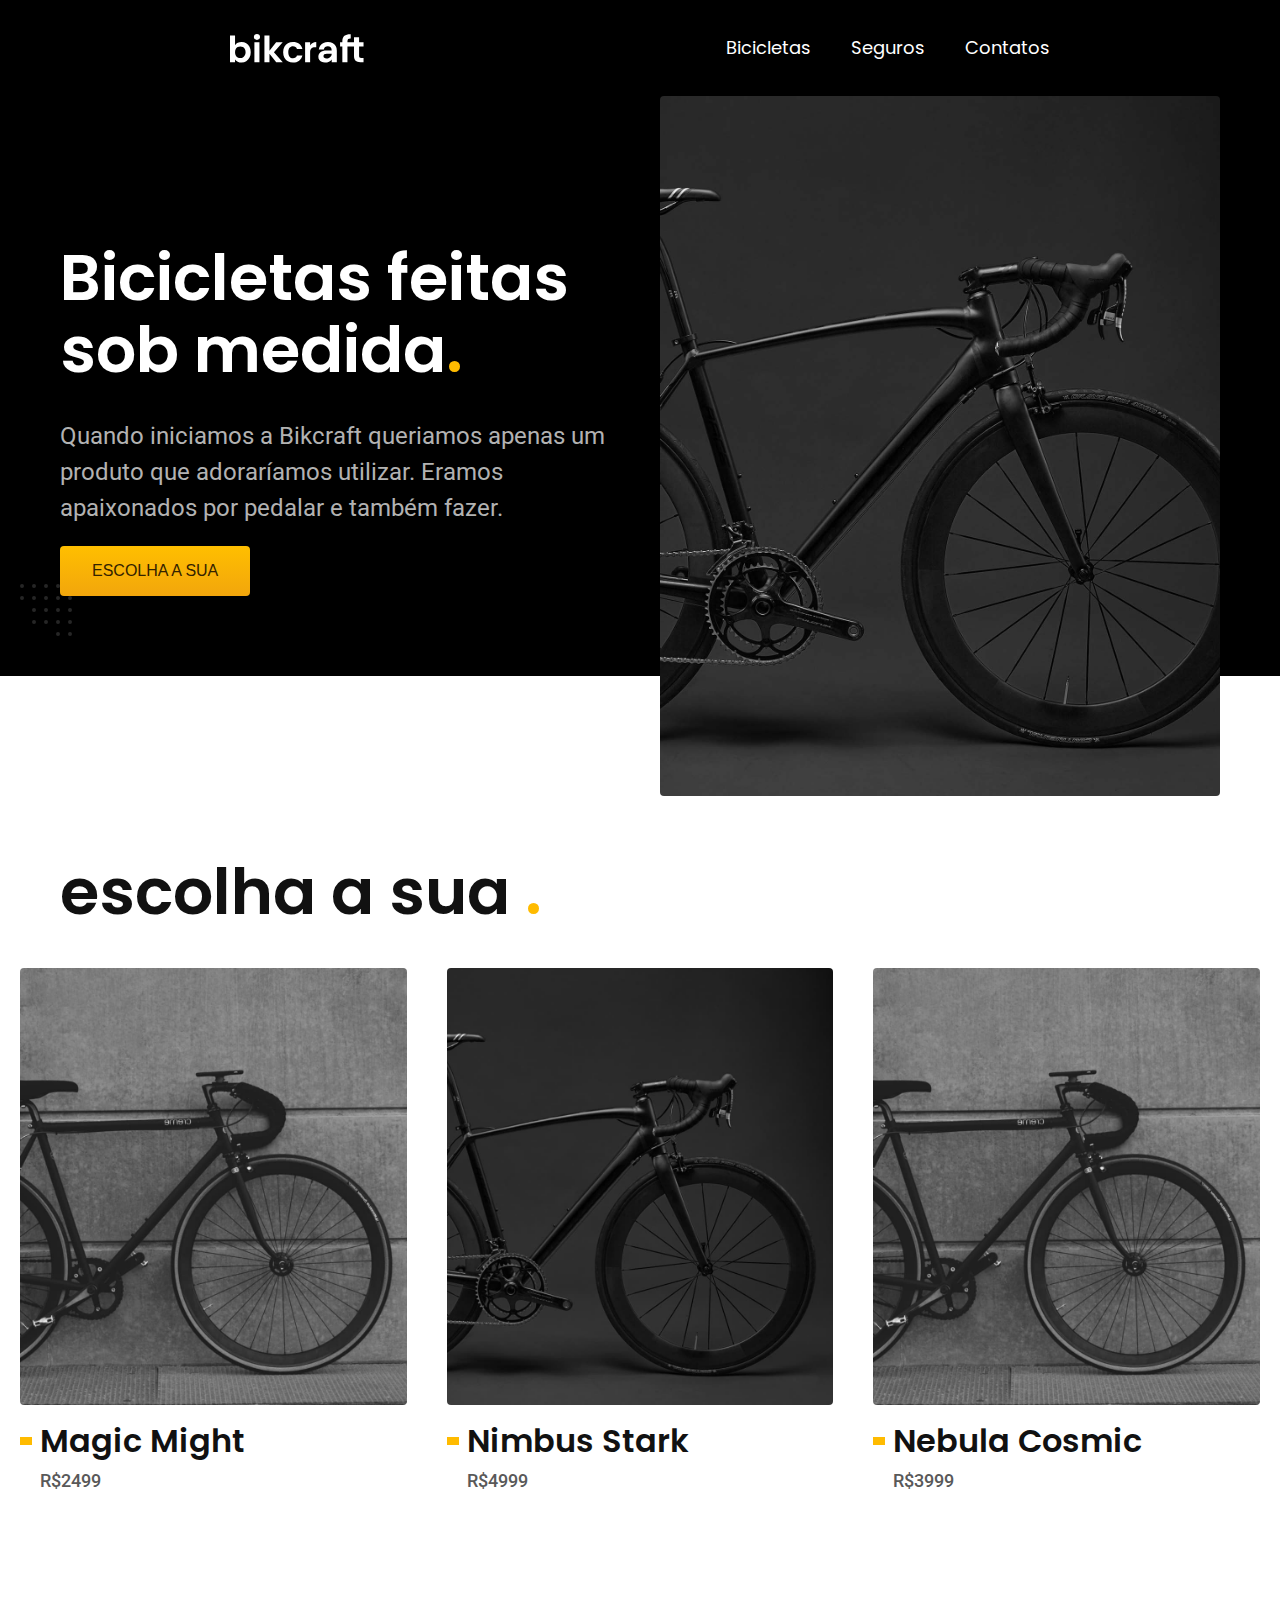
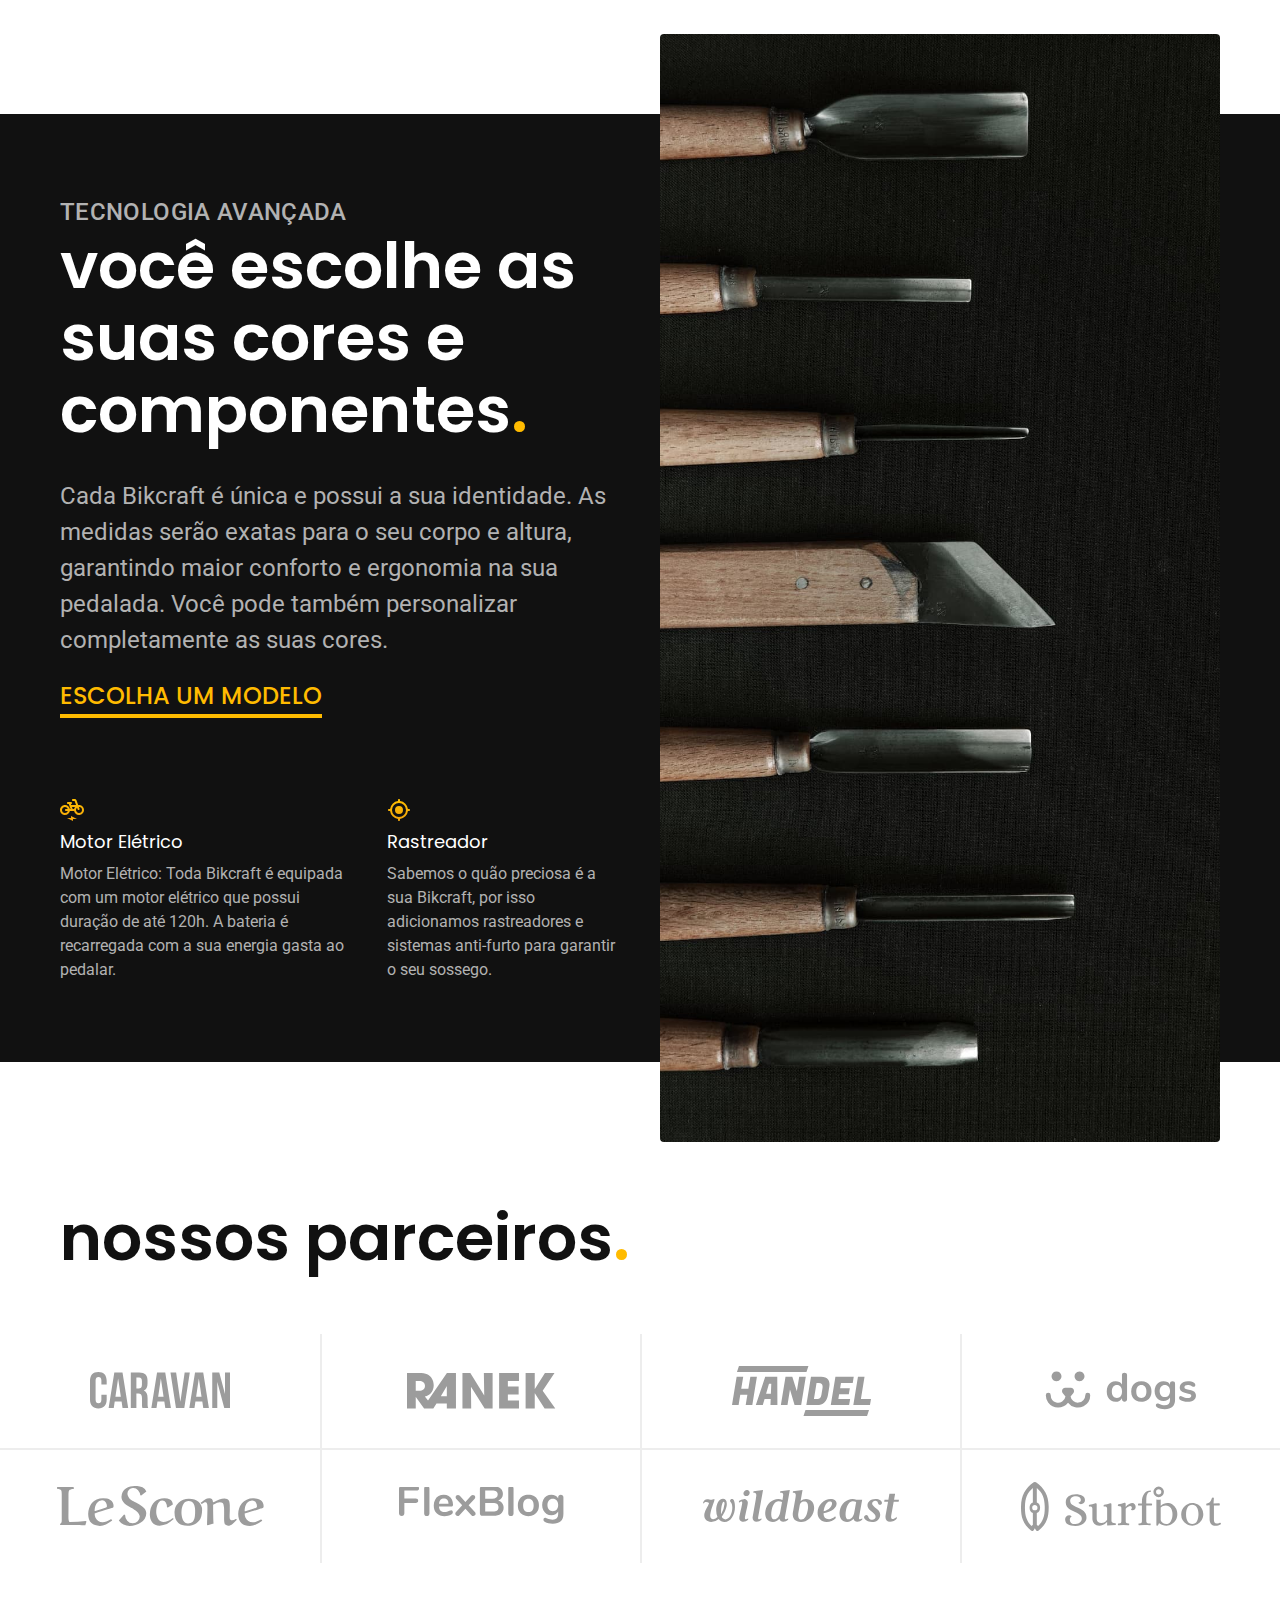
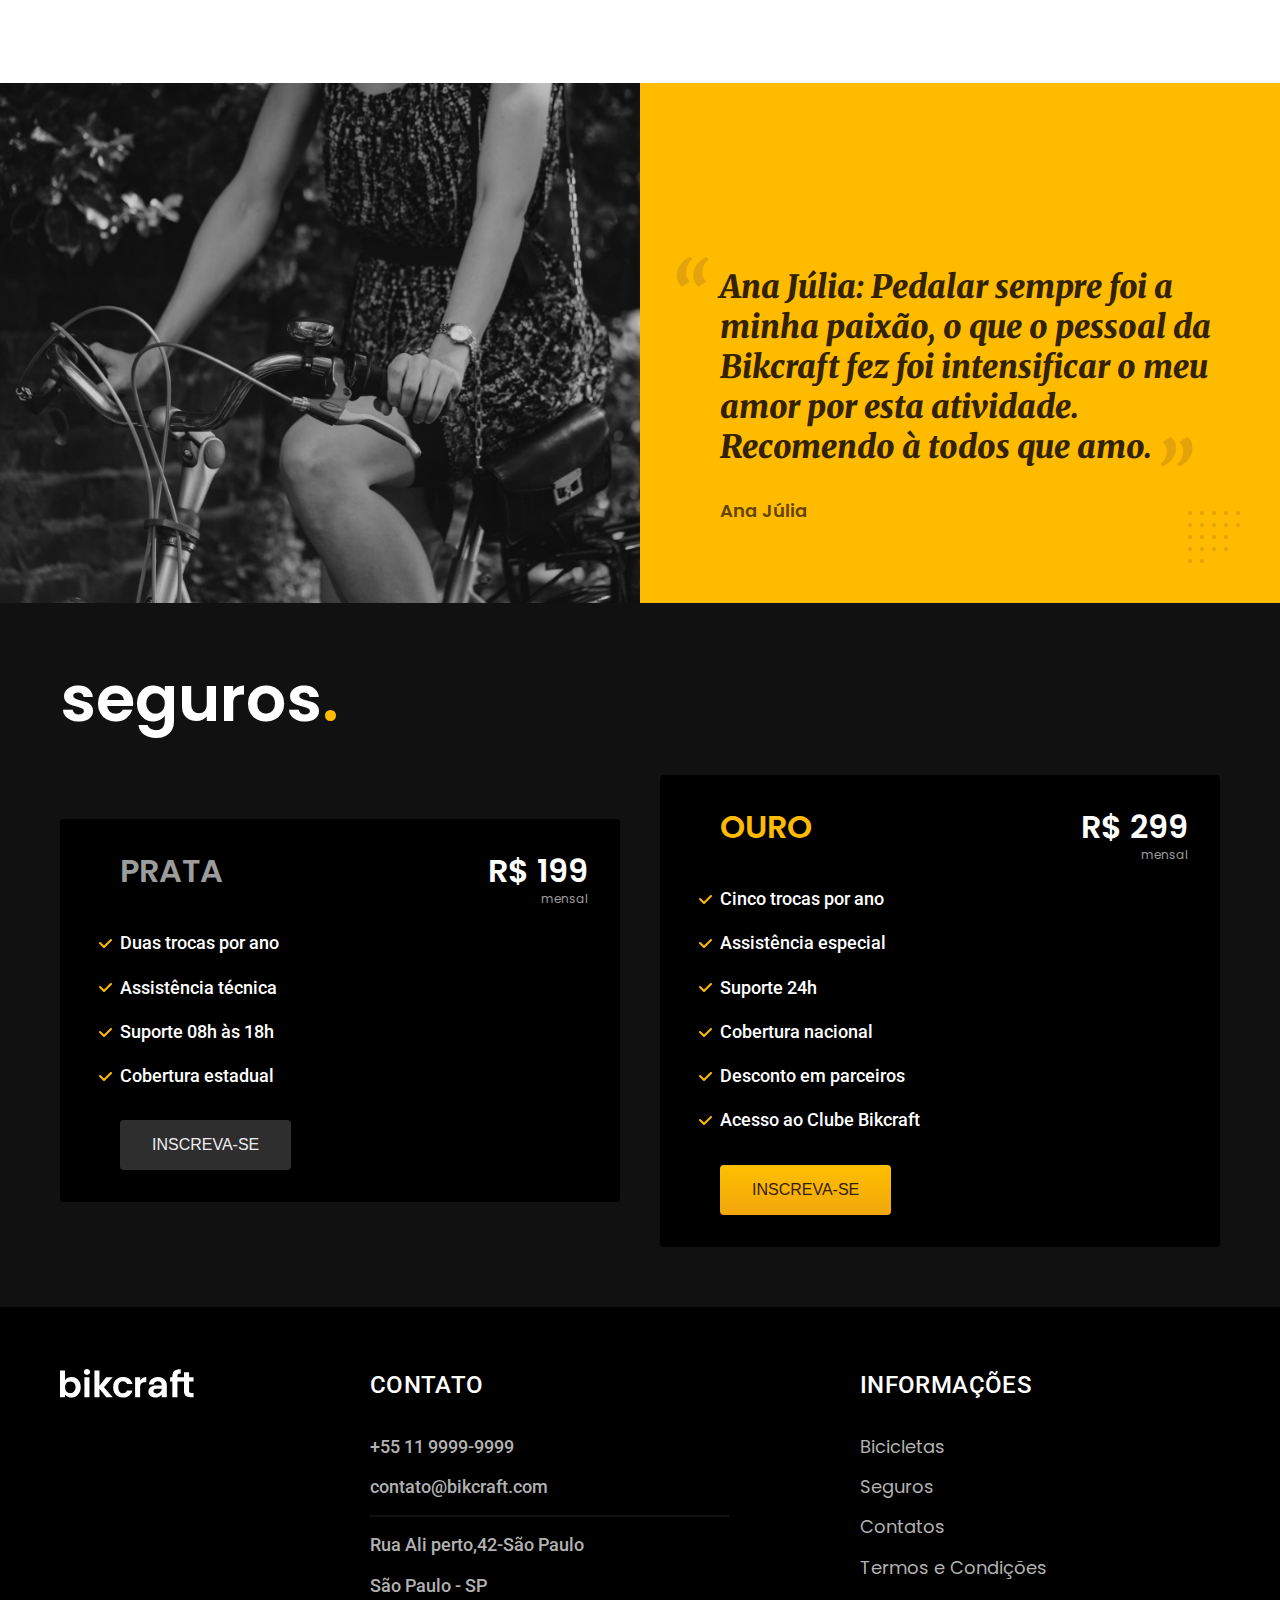
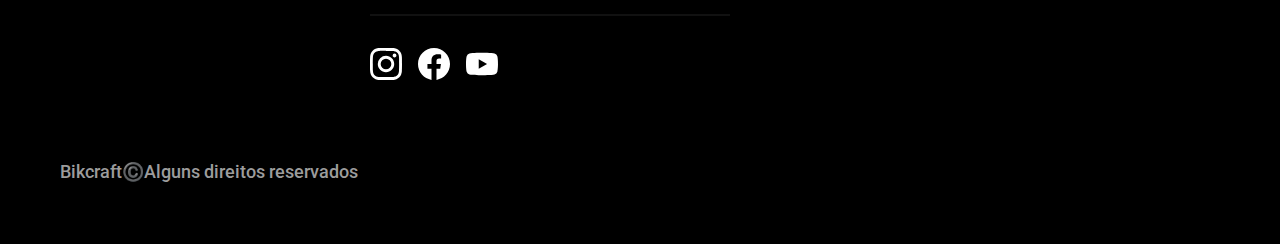
<file: index.html>
<!DOCTYPE html>
<html lang="pt-br">

<head>
  <meta charset="UTF-8">
  <meta http-equiv="X-UA-Compatible" content="IE=edge">
  <meta name="viewport" content="width=device-width, initial-scale=1.0">
  <title>Bikcraft-Bicicletas Elétricas</title>
  <meta name="description" content="Bicicletas elétricas de alta precisão e qualidade,  feitas sob medida para o cliente. Explore o mundo na sua velocidade com a Bikcraft.">
  <link rel="stylesheet" href="./css/style.min.css">
  <link rel="preload" href="./css/style.min.css" as="style">
  <link rel="icon" href="./favicon.svg" type="img/svg+xml">


  <link rel="preconnect" href="https://fonts.googleapis.com">
  <link rel="preconnect" href="https://fonts.gstatic.com" crossorigin>
  <link href="https://fonts.googleapis.com/css2?family=Fira+Sans:wght@400;700&family=Poppins:wght@400;600&family=Roboto:wght@400;500&display=swap" rel="stylesheet">
  <link rel="preconnect" href="https://fonts.googleapis.com">
  <link rel="preconnect" href="https://fonts.gstatic.com" crossorigin>
  <link href="https://fonts.googleapis.com/css2?family=Fira+Sans:wght@400;700&family=Merriweather:ital,wght@1,900&family=Poppins:wght@400;600&family=Roboto:wght@400;500&display=swap" rel="stylesheet">

  <script>document.documentElement.classList.add('js')</script>
</head>

<body>
  <header class="header-bg">
    <div class="header container">
      <a href="./">
        <img src="./img/bikcraft.svg" width="136" height="32" alt="Bikcraft"></a>
      <nav aria-label="primaria">
        <ul class="header-menu font-1-m cor-0">
          <li><a href="./bicicletas.html">Bicicletas</a></li>
          <li><a href="./seguros.html">Seguros</a></li>
          <li><a href="./contatos.html">Contatos</a></li>
        </ul>
      </nav>
    </div>
  </header>
  <main class="introducao-bg">
    <div class="introducao container">
      <div class="introducao-conteudo">
        <h1 class="font-1-xxl cor-0 fadeInLeft" data-anime="200">Bicicletas feitas sob medida<span class="cor-p1">.</span></h1>
        <p class="font-2-l cor-5 fadeInLeft" data-anime="400">Quando iniciamos a Bikcraft queriamos apenas um produto que adoraríamos utilizar. Eramos apaixonados por pedalar e também fazer.</p>
        <a class="botao fadeInLeft" href="./bicicletas.html" data-anime="600">Escolha a sua</a>
      </div>
      <picture class="fadeInLeft" data-anime="800">
        <source media="(max-width:800px)" srcset="./img/bicicletas/nimbus.jpg">
        <img src="./img/fotos/introducao.jpg" width="1280" height="1600" alt="Bicicleta elétrica preta">
      </picture>

    </div>
  </main>
  <article class="bicicletas-lista">
    <h2 class=" container font-1-xxl">escolha a sua <span class="cor-p1">.</span></h2>

    <ul>

      <li>
        <a href="./bicicletas/magic.html">
          <img src="./img/bicicletas/magic-home.jpg" width="920" height="1040" alt="Bicicleta preta">
          <h3 class="font-1-xl">Magic Might</h3>
          <span class="font-2-m cor-8">R$2499</span>
        </a>
      </li>
      <li>
        <a href="./bicicletas/Ninbus.html">
          <img src="./img/bicicletas/nimbus-home.jpg" width="920" height="1040" alt="Bicicleta preta">

          <h3 class="font-1-xl">Nimbus Stark</h3>
          <span class="font-2-m cor-8">R$4999</span>
        </a>
      </li>
      <li>
        <a href="./bicicletas/Nebula.html" alt="Bicicleta preta">
          <img src="./img/bicicletas/magic-home.jpg" alt="Bicicleta preta" width="920" height="1040">
          <h3 class="font-1-xl">Nebula Cosmic</h3>
          <span class="font-2-m cor-8">R$3999</span>
        </a>

      </li>
    </ul>
  </article>
  <article class="tecnologia-bg">
    <div class="tecnologia container">
      <div class="tecnologia-conteudo">
        <span class="font-2-l-b cor-5">Tecnologia Avançada</span>
        <h2 class="font-1-xxl cor-0">você escolhe as suas cores e componentes<span class="cor-p1">.</span></h2>
        <p class="font-2-l cor-5">Cada Bikcraft é única e possui a sua identidade. As medidas serão exatas para o seu corpo e altura, garantindo maior conforto e ergonomia na sua pedalada. Você pode também personalizar completamente as suas cores.
        </p>
        <a class="link" href="./bicicletas.html">Escolha um modelo</a>
        <div class="tecnologia-vantagens">
          <div>
            <img src="./img/icones/eletrica.svg" alt="">
            <h3 class="font-1-m cor-0">Motor Elétrico</h3>
            <p class="font-2-s cor-5">Motor Elétrico: Toda Bikcraft é equipada com um motor elétrico que possui duração de até 120h. A bateria é recarregada com a sua energia gasta ao pedalar.</p>
          </div>
          <div>
            <img src="./img/icones/rastreador.svg" alt="">
            <h3 class="font-1-m cor-0">Rastreador</h3>
            <p class="font-2-s cor-5">Sabemos o quão preciosa é a sua Bikcraft, por isso adicionamos rastreadores e sistemas anti-furto para garantir o seu sossego.</p>

          </div>
        </div>
      </div>

      <div class="tecnologia-imagem">
        <img src="./img/fotos/tecnologia.jpg" alt="">
      </div>
    </div>
  </article>
  <section class="parceiros" aria-label="Nossos parceiros">
    <h2 class=" container font-1-xxl">nossos parceiros<span class="cor-p1">.</span></h2>
    <ul>
      <li><img src="./img/parceiros/caravan.svg" alt=""></li>
      <li><img src="./img/parceiros/ranek.svg" alt=""></li>
      <li><img src="./img/parceiros/handel.svg" alt=""></li>
      <li><img src="./img/parceiros/dogs.svg" alt=""></li>
      <li><img src="./img/parceiros/lescone.svg" alt=""></li>
      <li><img src="./img/parceiros/flexblog.svg" alt=""></li>
      <li><img src="./img/parceiros/wildbeast.svg" alt=""></li>
      <li><img src="./img/parceiros/surfbot.svg" alt=""></li>
    </ul>
  </section>
  <section class="depoimento" aria-label="depoimento">
    <div>
      <img src="./img/fotos/depoimento.jpg" alt="pessoa pedalando uma bicicleta Bikcraft">
    </div>
    <div class="depoimento-conteudo">
      <blockquote class="font-1-xl cor-p5">
        <p>Ana Júlia: Pedalar sempre foi a minha paixão, o que o pessoal da Bikcraft fez foi intensificar o meu amor por esta atividade. Recomendo à todos que amo.
        </p>
      </blockquote>
      <span class="font-1-m-b cor-p4">Ana Júlia</span>
    </div>
  </section>
  <article class="seguros-bg">
    <div class="seguros container">
      <h2 class="font-1-xxl cor-0">seguros<span class="cor-p1">.</span></h2>
      <div class="seguros-item">
        <h3 class="font-1-xl cor-6">PRATA</h3>
        <span class="font-1-xl cor-0">R$ 199 <span class="font-1-xs cor-6">mensal</span></span>
        <ul class="font-2-m cor-0">
          <li>Duas trocas por ano</li>
          <li>Assistência técnica</li>
          <li>Suporte 08h às 18h</li>
          <li>Cobertura estadual</li>
        </ul>
        <a class="botao secundario" href="./orcamento.html">Inscreva-se</a>
      </div>

      <div class="seguros-item">
        <h3 class="font-1-xl cor-p1">OURO</h3>
        <span class="font-1-xl cor-0">R$ 299 <span class="font-1-xs cor-6">mensal</span></span>
        <ul class="font-2-m cor-0">
          <li>Cinco trocas por ano</li>
          <li>Assistência especial</li>
          <li>Suporte 24h</li>
          <li>Cobertura nacional</li>
          <li>Desconto em parceiros</li>
          <li>Acesso ao Clube Bikcraft</li>
        </ul>
        <a class="botao" href="./orcamento.html">Inscreva-se</a>
      </div>
    </div>
  </article>
  <footer class="footer-bg">
    <div class="footer container">
      <img src="./img/bikcraft.svg" alt="Bikcrat">
      <div class="footer-contato">
        <h3 class="font-2-l-b cor-0">Contato</h3>
        <ul class="font-2-m cor-5">
          <li><a href="tel:+55119999-9999">+55 11 9999-9999</a></li>
          <li><a href="mailto">contato@bikcraft.com</a></li>
          <li>Rua Ali perto,42-São Paulo</li>
          <li>São Paulo - SP</li>
        </ul>

        <div class="footer-redes">
          <a href="./"><img src="./img/redes/instagram.svg" w alt="Instagram"></a>
          <a href="./"><img src="./img/redes/facebook.svg" alt="Facebook"></a>
          <a href="./"><img src="./img/redes/youtube.svg" alt="You tube"></a>

        </div>
      </div>
      <div class="footer-informacoes">
        <h3 class="font-2-l-b cor-0"> Informações</h3>
        <nav>
          <ul class="font-1-m cor-5">
            <li><a href="./bicicletas.html">Bicicletas</a></li>
            <li><a href="./seguros.html">Seguros</a></li>
            <li><a href="./contatos.html">Contatos</a></li>
            <li><a href="./termos.html">Termos e Condições</a></li>
          </ul>
        </nav>
      </div>
      <p class="footer-copy font-2-m cor-6">Bikcraft©️Alguns direitos reservados</p>
    </div>
  </footer>
  <script src="./js/simple-anime.js"></script>
  <script src="./js/script.js"></script>
</body>

</html>
</file>
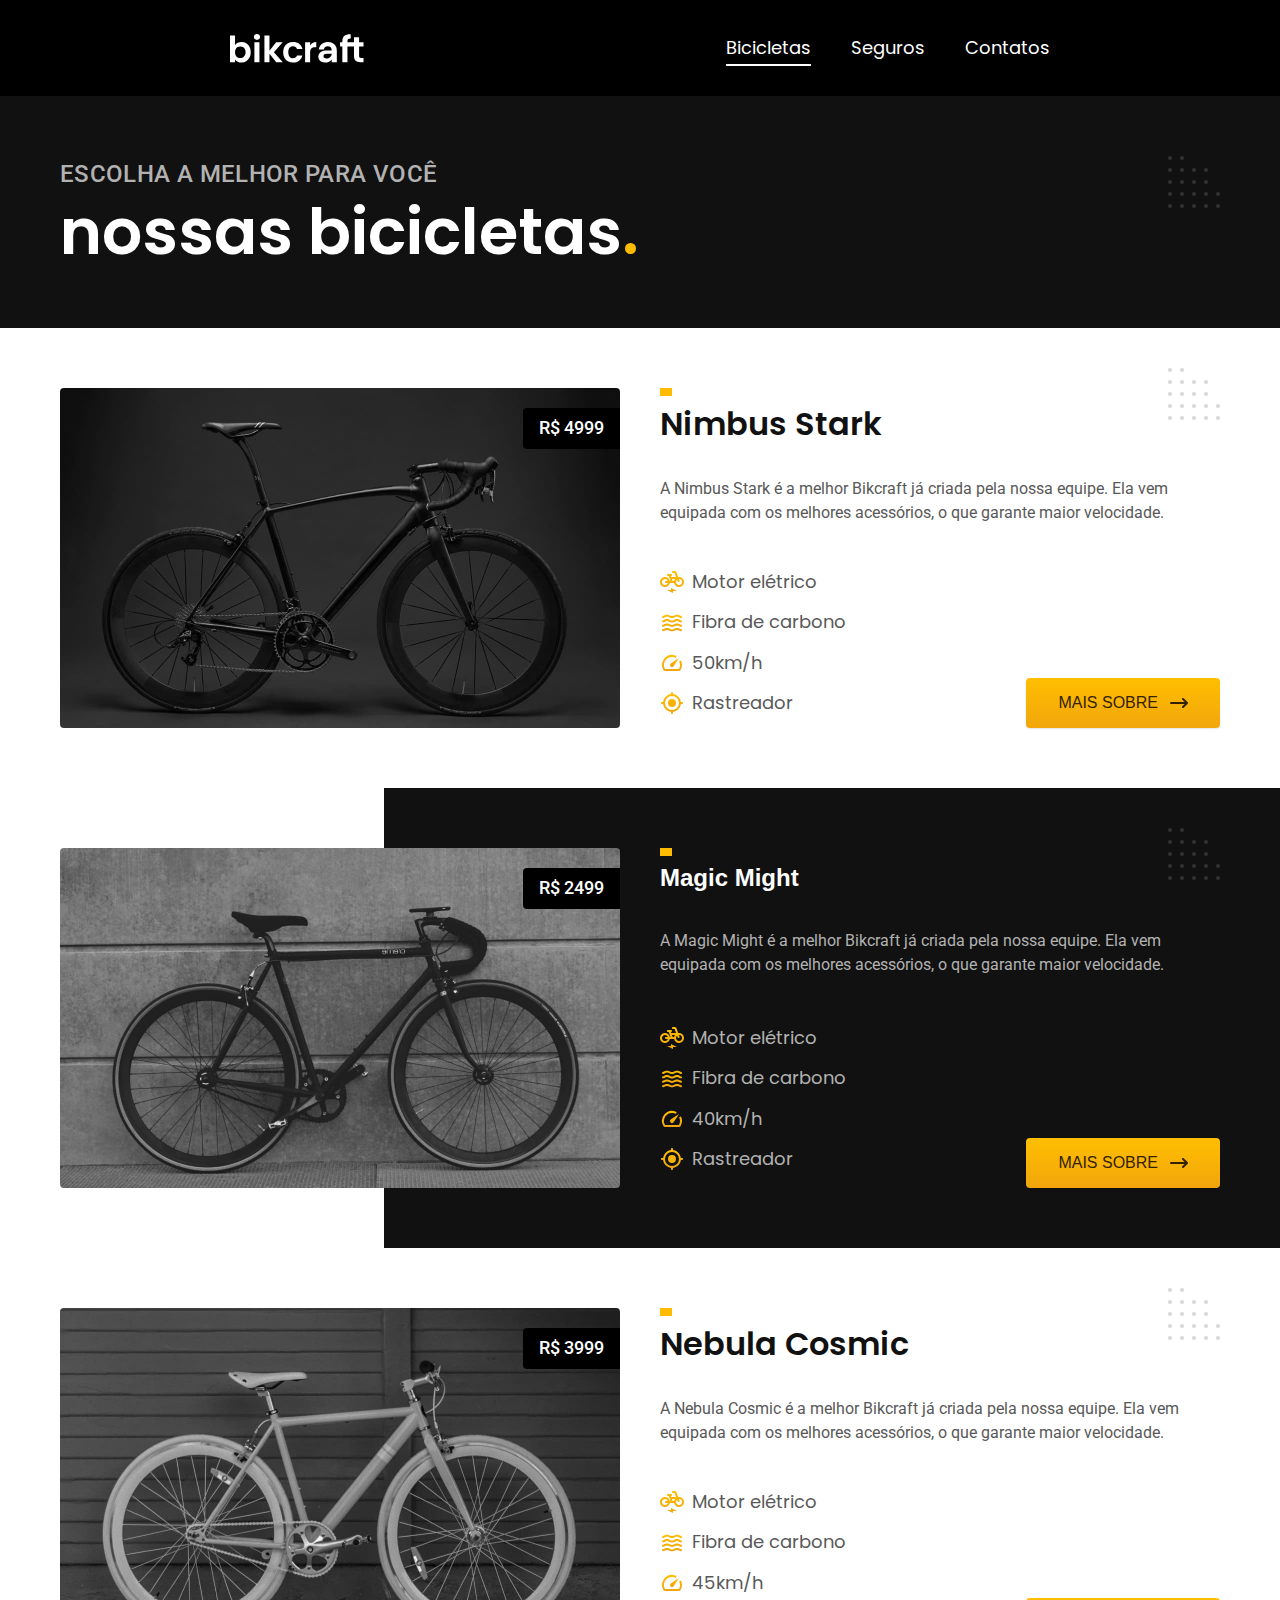
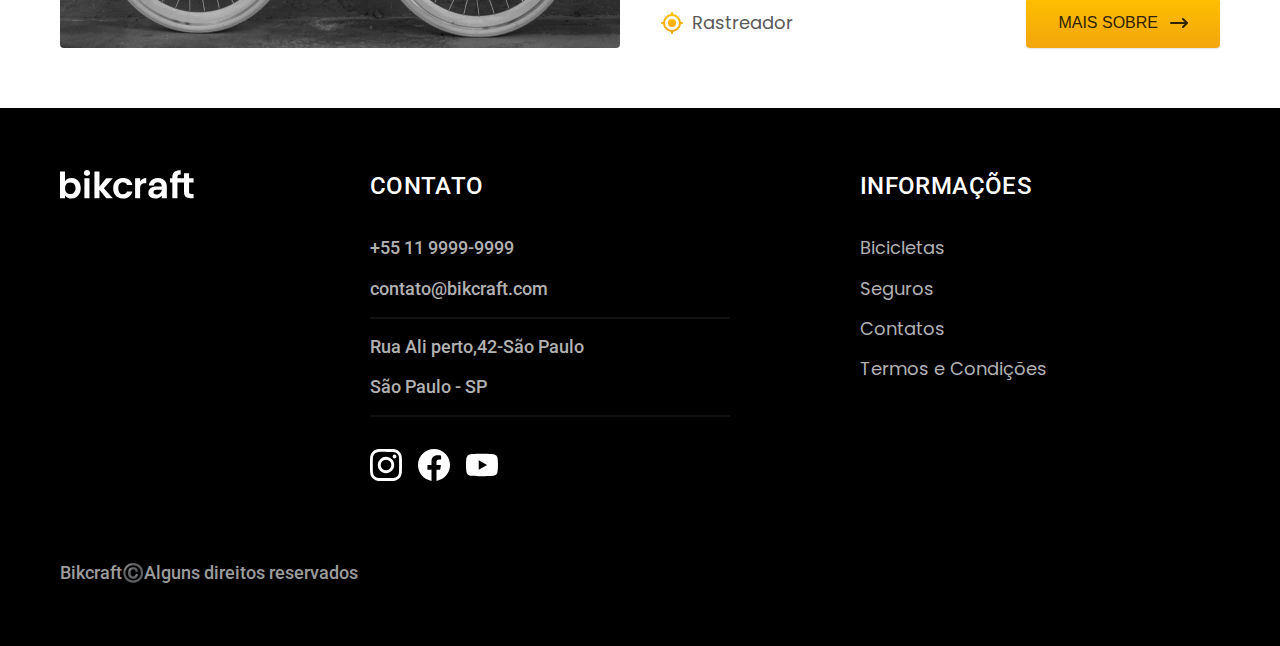
<file: bicicletas.html>
<!DOCTYPE html>
<html lang="pt-br">

<head>
  <meta charset="UTF-8">
  <meta http-equiv="X-UA-Compatible" content="IE=edge">
  <meta name="viewport" content="width=device-width, initial-scale=1.0">
  <title> Bicicletas|Bikcraft</title>
  <meta name="description" content="Termos e condições.">
  <link rel="stylesheet" href="./css/style.min.css">
  <link rel="preload" href="./css/style.min.css" as="style">
  <link rel="icon" href="./favicon.svg" type="img/svg+xml">

  <link rel="preconnect" href="https://fonts.googleapis.com">
  <link rel="preconnect" href="https://fonts.gstatic.com" crossorigin>
  <link href="https://fonts.googleapis.com/css2?family=Fira+Sans:wght@400;700&family=Poppins:wght@400;600&family=Roboto:wght@400;500&display=swap" rel="stylesheet">
  <link rel="preconnect" href="https://fonts.googleapis.com">
  <link rel="preconnect" href="https://fonts.gstatic.com" crossorigin>
  <link href="https://fonts.googleapis.com/css2?family=Fira+Sans:wght@400;700&family=Merriweather:ital,wght@1,900&family=Poppins:wght@400;600&family=Roboto:wght@400;500&display=swap" rel="stylesheet">

  <script>document.documentElement.classList.add('js')</script>
</head>

<body id="bicicletas">
  <header class="header-bg">
    <div class="header container">
      <a href="./">
        <img src="./img/bikcraft.svg" alt="Bikcraft"></a>
      <nav aria-label="primaria">
        <ul class="header-menu font-1-m cor-0">
          <li><a href="./bicicletas.html">Bicicletas</a></li>
          <li><a href="./seguros.html">Seguros</a></li>
          <li><a href="./contatos.html">Contatos</a></li>
        </ul>
      </nav>
    </div>
  </header>
  <main>
    <div class="titulo-bg">
      <div class="titulo container">
        <p class="font-2-l-b cor-5">Escolha a melhor para você</p>
        <h1 class="font-1-xxl cor-0">nossas bicicletas<span class="cor-p1">.</span></h1>
      </div>
    </div>


    <div class="bicicletas container">
      <div class="bicicletas-imagem">
        <img src="./img/bicicletas/nimbus.jpg" alt="bicicleta preta">
        <span class="font-2-m cor-0">R$ 4999</span>
      </div>
      <div class="bicicletas-conteudo">
        <h2 class="font-1-xl">Nimbus Stark</h2>
        <p class="font-2-s cor-8">A Nimbus Stark é a melhor Bikcraft já criada pela nossa equipe. Ela vem equipada com os melhores acessórios, o que garante maior velocidade.</p>
        <ul class="font-1-m cor-8">
          <li><img src="./img/icones/eletrica.svg" alt="">Motor elétrico</li>
          <li><img src="./img/icones/carbono.svg" alt="">Fibra de carbono</li>
          <li><img src="./img/icones/velocidade.svg" alt="">50km/h</li>
          <li><img src="./img/icones/rastreador.svg" alt="">Rastreador</li>
        </ul>
        <a class="botao seta" href="./bicicletas/nimbus.html">Mais sobre</a>

      </div>

    </div>

    <div class="bicicletas-bg">
      <div class="bicicletas container">
        <div class="bicicletas-imagem">
          <img src="./img/bicicletas/magic.jpg" alt="bicicleta preta">
          <span class="font-2-m cor-0">R$ 2499</span>
        </div>
        <div class="bicicletas-conteudo">
          <h2 class="font-1- cor-0">Magic Might </h2>
          <p class="font-2-s cor-5">A Magic Might é a melhor Bikcraft já criada pela nossa equipe. Ela vem equipada com os melhores acessórios, o que garante maior velocidade.</p>
          <ul class="font-1-m cor-5">
            <li><img src="./img/icones/eletrica.svg" alt="">Motor elétrico</li>
            <li><img src="./img/icones/carbono.svg" alt=""> Fibra de carbono</li>
            <li><img src="./img/icones/velocidade.svg" alt=""> 40km/h</li>
            <li><img src="./img/icones/rastreador.svg" alt="">Rastreador</li>
          </ul>
          <a class="botao seta" href="./bicicletas/magic.html">Mais sobre</a>

        </div>

      </div>
    </div>


    <div class="bicicletas container">
      <div class="bicicletas-imagem">
        <img src="./img/bicicletas/nebula.jpg" alt="bicicleta preta">
        <span class="font-2-m cor-0">R$ 3999</span>
      </div>
      <div class="bicicletas-conteudo">
        <h2 class="font-1-xl">Nebula Cosmic</h2>
        <p class="font-2-s cor-8">A Nebula Cosmic é a melhor Bikcraft já criada pela nossa equipe. Ela vem equipada com os melhores acessórios, o que garante maior velocidade.</p>
        <ul class="font-1-m cor-8">
          <li><img src="./img/icones/eletrica.svg" alt="">Motor elétrico</li>
          <li><img src="./img/icones/carbono.svg" alt="">Fibra de carbono</li>
          <li><img src="./img/icones/velocidade.svg" alt="">45km/h</li>
          <li><img src="./img/icones/rastreador.svg" alt="">Rastreador</li>
        </ul>
        <a class="botao seta" href="./bicicletas/nebula.html">Mais sobre</a>

      </div>

    </div>





  </main>



  <footer class="footer-bg">
    <div class="footer container">
      <img src="./img/bikcraft.svg" alt="Bikcrat">
      <div class="footer-contato">
        <h3 class="font-2-l-b cor-0">Contato</h3>
        <ul class="font-2-m cor-5">
          <li><a href="tel:+55119999-9999">+55 11 9999-9999</a></li>
          <li><a href="mailto">contato@bikcraft.com</a></li>
          <li>Rua Ali perto,42-São Paulo</li>
          <li>São Paulo - SP</li>
        </ul>

        <div class="footer-redes">
          <a href="./"><img src="./img/redes/instagram.svg" alt="Instagram"></a>
          <a href="./"><img src="./img/redes/facebook.svg" alt="Facebook"></a>
          <a href="./"><img src="./img/redes/youtube.svg" alt="You tube"></a>

        </div>
      </div>
      <div class="footer-informacoes">
        <h3 class="font-2-l-b cor-0"> Informações</h3>
        <nav>
          <ul class="font-1-m cor-5">
            <li><a href="./bicicletas.html">Bicicletas</a></li>
            <li><a href="./seguros.html">Seguros</a></li>
            <li><a href="./contatos.html">Contatos</a></li>
            <li><a href="./termos.html">Termos e Condições</a></li>
          </ul>
        </nav>
      </div>
      <p class="footer-copy font-2-m cor-6">Bikcraft©️Alguns direitos reservados</p>
    </div>
  </footer>
  <script src="./js/script.js"></script>
</body>

</html>
</file>
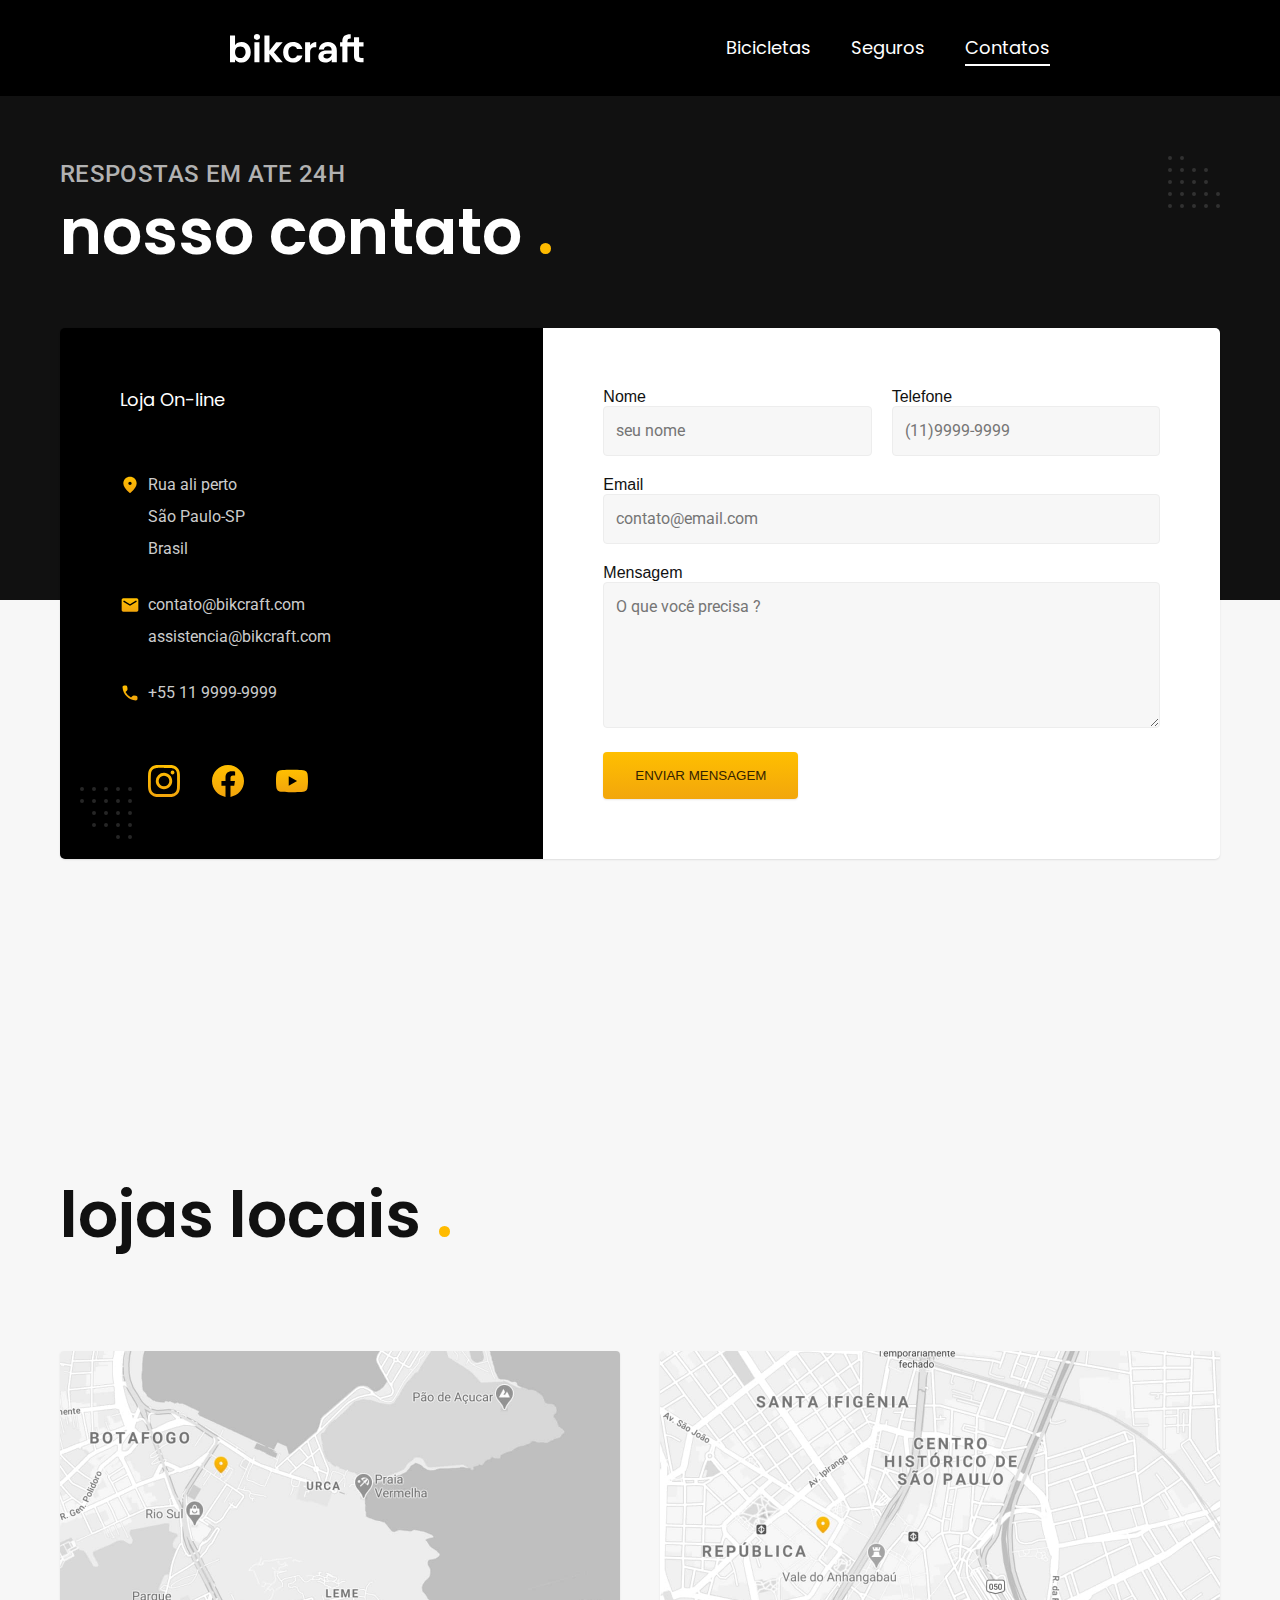
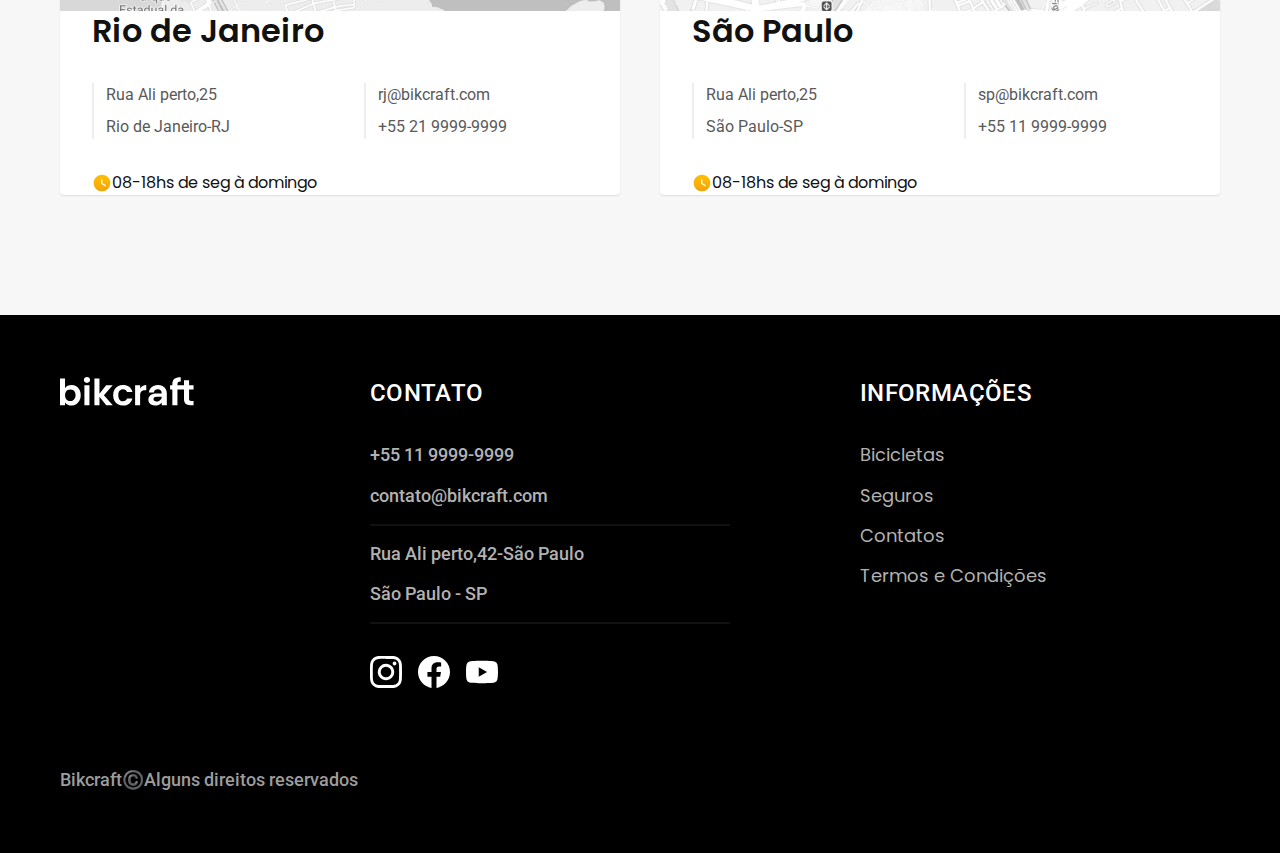
<file: contatos.html>
<!DOCTYPE html>
<html lang="pt-br">

<head>
  <meta charset="UTF-8">
  <meta http-equiv="X-UA-Compatible" content="IE=edge">
  <meta name="viewport" content="width=device-width, initial-scale=1.0">
  <title> Contatos|Bikcraft</title>
  <meta name="description" content="Termos e condições.">
  <link rel="stylesheet" href="./css/style.min.css">
  <link rel="preload" href="./css/style.min.css" as="style">
  <link rel="icon" href="./favicon.svg" type="img/svg+xml">

  <link rel="preconnect" href="https://fonts.googleapis.com">
  <link rel="preconnect" href="https://fonts.gstatic.com" crossorigin>
  <link href="https://fonts.googleapis.com/css2?family=Fira+Sans:wght@400;700&family=Poppins:wght@400;600&family=Roboto:wght@400;500&display=swap" rel="stylesheet">
  <link rel="preconnect" href="https://fonts.googleapis.com">
  <link rel="preconnect" href="https://fonts.gstatic.com" crossorigin>
  <link href="https://fonts.googleapis.com/css2?family=Fira+Sans:wght@400;700&family=Merriweather:ital,wght@1,900&family=Poppins:wght@400;600&family=Roboto:wght@400;500&display=swap" rel="stylesheet">

  <script>document.documentElement.classList.add('js')</script>
</head>

<body id="contato">
  <header class="header-bg">
    <div class="header container">
      <a href="./">
        <img src="./img/bikcraft.svg" alt="Bikcraft"></a>
      <nav aria-label="primaria">
        <ul class="header-menu font-1-m cor-0">
          <li><a href="./bicicletas.html">Bicicletas</a></li>
          <li><a href="./seguros.html">Seguros</a></li>
          <li><a href="./contatos.html">Contatos</a></li>
        </ul>
      </nav>
    </div>
  </header>
  <main>
    <div class="titulo-bg">
      <div class="titulo container">
        <p class="font-2-l-b cor-5">Respostas em ate 24h</p>
        <h1 class="font-1-xxl cor-0">nosso contato <span class="cor-p1">.</span></h1>
      </div>
    </div>

    <div class="contato container">
      <section class="contato-dados" aria-label="Endereço">
        <h2 class="font-1-m cor-0">Loja On-line</h2>
        <div class="contato-endereco font-2-s cor-4">
          <p>Rua ali perto</p>
          <p>São Paulo-SP</p>
          <p>Brasil</p>
        </div>
        <address class="contato-meios font-2-s cor-4">
          <a href="mailto:contato@bikcraft.com">contato@bikcraft.com</a>
          <a href="mailto:assistencia@bikcraft.com">assistencia@bikcraft.com</a>
          <a href="tel:551199999999">+55 11 9999-9999</a>

        </address>
        <div class="contato-redes">
          <a href="./"><img src="./img/redes/instagram-p.svg" alt="Instagram"></a>
          <a href="./"><img src="./img/redes/facebook-p.svg" alt="Facebook"></a>
          <a href="./"><img src="./img/redes/youtube-p.svg" alt="You tube"></a>
        </div>

      </section>
      <section class="contato-formulario" aria-label="formulario">
        <form class="form" action="./contato.html">
          <div>
            <label for="nome">Nome</label>
            <input type="text" id="nome" name="nome" placeholder="seu nome">
          </div>
          <div>
            <label for="nome">Telefone</label>
            <input type="text" id="telefone" name="telefone" placeholder="(11)9999-9999">
          </div>
          <div class="col-2">
            <label for="nome">Email</label>
            <input type="email" id="email" name="email" placeholder="contato@email.com">
          </div>
          <div class="col-2">
            <label for="nome">Mensagem</label>
            <textarea rows="5" id="mensagem" name="mensagem" placeholder="O que você precisa ?"></textarea>
          </div>
          <button class="botao col-2">Enviar Mensagem</button>
        </form>
      </section>

    </div>

  </main>
  <article class="lojas container">
    <h2 class="font-1-xxl">lojas locais <span class="cor-p1">.</span></h2>
    <div class="lojas-item">
      <img src="./img/lojas/rj.jpg" alt="mapa marcando o endereço em Rua Ali perto,25-Rio de janeiro-RJ">
      <div class="lojas-conteudo">
        <h3 class="font-1-xl">Rio de Janeiro</h3>
        <div class="lojas-dados font-2-s cor-8">
          <p>Rua Ali perto,25</p>
          <p>Rio de Janeiro-RJ</p>
        </div>
        <div class="lojas-dados font-2-s cor-8">
          <a href="mailto:rj@bikcraft.com">rj@bikcraft.com</a>
          <a href="tel:552199999999">+55 21 9999-9999</a>
        </div>
        <p class="lojas-tempo font-1-s"><img src="./img/icones/horario.svg" alt="">08-18hs de seg à domingo</p>
      </div>
    </div>
    <div class="lojas-item">
      <img src="./img/lojas/sp.jpg" alt="mapa marcando o endereço em Rua Ali perto,75-São Paulo-sp">
      <div class="lojas-conteudo">
        <h3 class="font-1-xl">São Paulo</h3>
        <div class="lojas-dados font-2-s cor-8">
          <p>Rua Ali perto,25</p>
          <p>São Paulo-SP</p>
        </div>
        <div class="lojas-dados font-2-s cor-8">
          <a href="mailto:sp@bikcraft.com">sp@bikcraft.com</a>
          <a href="tel:552199999999">+55 11 9999-9999</a>
        </div>
        <p class="lojas-tempo font-1-s"><img src="./img/icones/horario.svg" alt="">08-18hs de seg à domingo</p>
      </div>
    </div>
  </article>






  <footer class="footer-bg">
    <div class="footer container">
      <img src="./img/bikcraft.svg" alt="Bikcrat">
      <div class="footer-contato">
        <h3 class="font-2-l-b cor-0">Contato</h3>
        <ul class="font-2-m cor-5">
          <li><a href="tel:+55119999-9999">+55 11 9999-9999</a></li>
          <li><a href="mailto">contato@bikcraft.com</a></li>
          <li>Rua Ali perto,42-São Paulo</li>
          <li>São Paulo - SP</li>
        </ul>

        <div class="footer-redes">
          <a href="./"><img src="./img/redes/instagram.svg" alt="Instagram"></a>
          <a href="./"><img src="./img/redes/facebook.svg" alt="Facebook"></a>
          <a href="./"><img src="./img/redes/youtube.svg" alt="You tube"></a>

        </div>
      </div>
      <div class="footer-informacoes">
        <h3 class="font-2-l-b cor-0"> Informações</h3>
        <nav>
          <ul class="font-1-m cor-5">
            <li><a href="./bicicletas.html">Bicicletas</a></li>
            <li><a href="./seguros.html">Seguros</a></li>
            <li><a href="./contatos.html">Contatos</a></li>
            <li><a href="./termos.html">Termos e Condições</a></li>
          </ul>
        </nav>
      </div>
      <p class="footer-copy font-2-m cor-6">Bikcraft©️Alguns direitos reservados</p>
    </div>
  </footer>
  <script src="./js/script.js"></script>
</body>

</html>
</file>
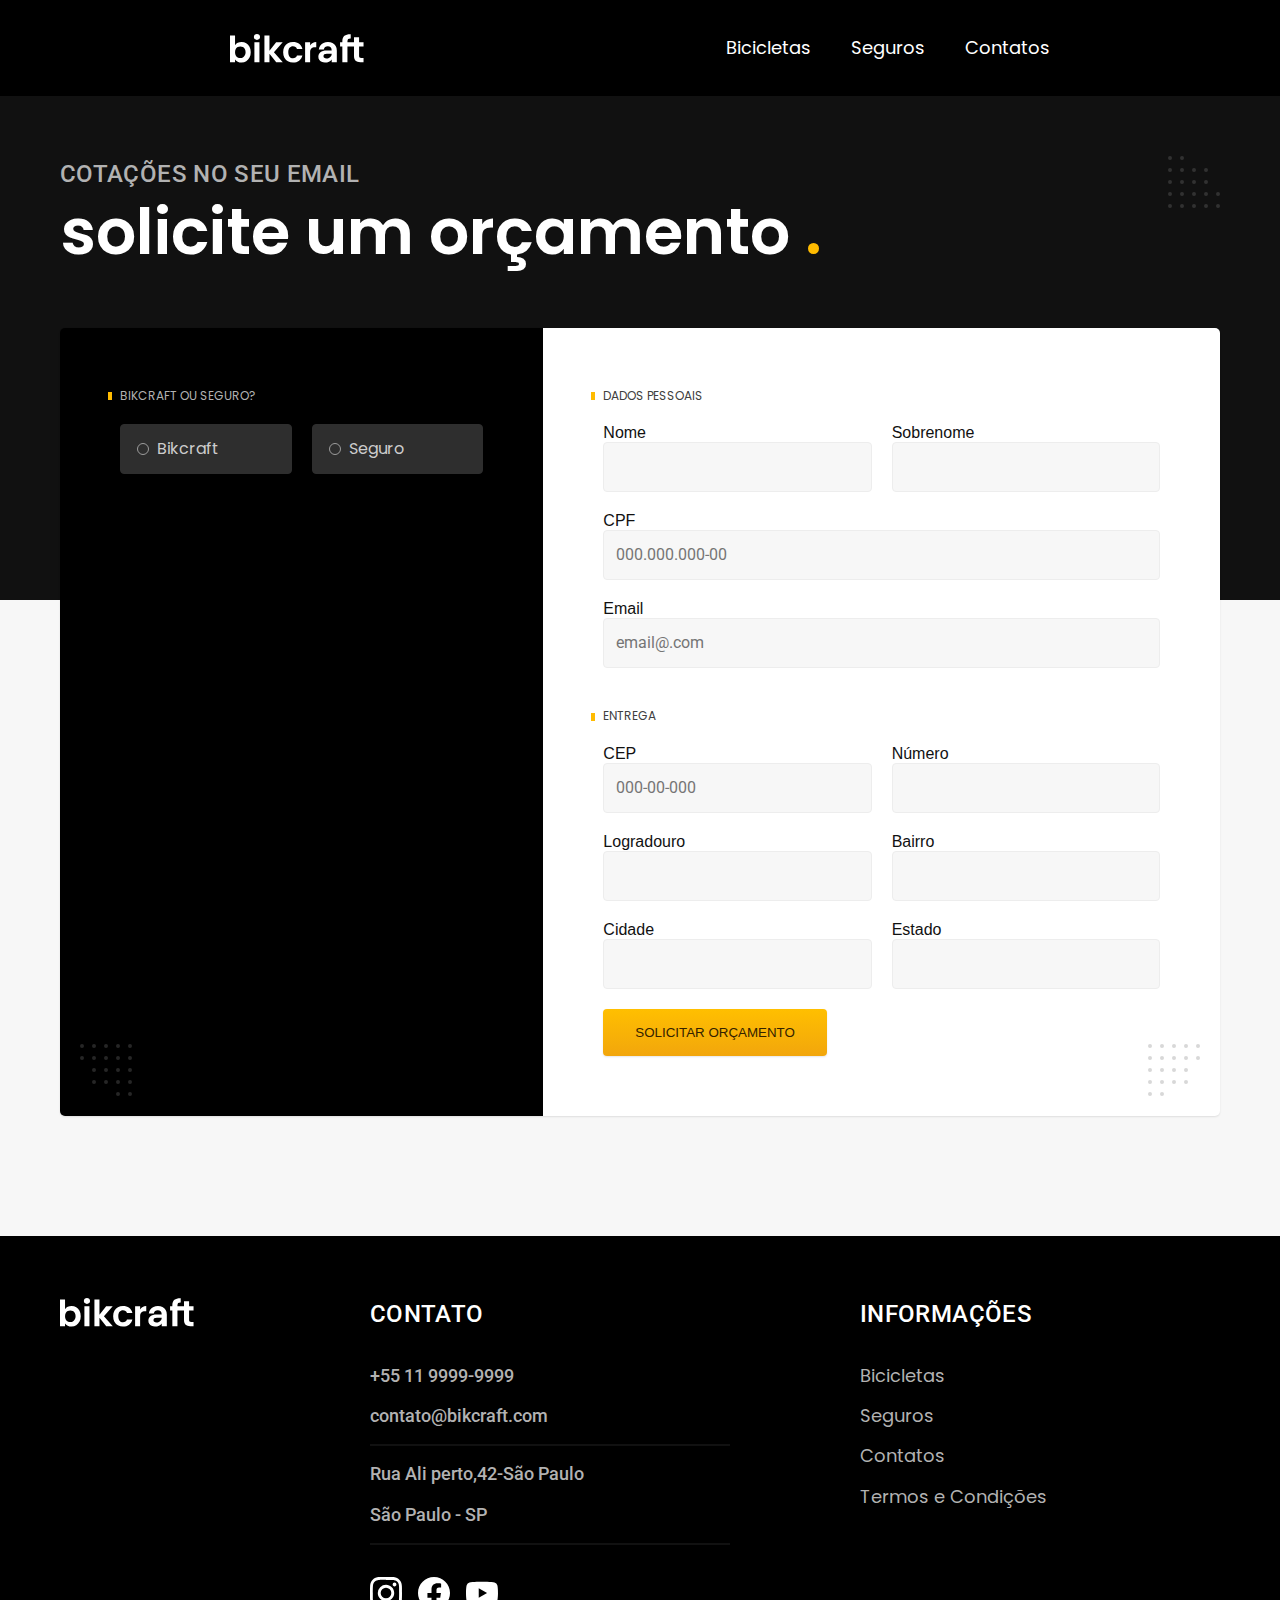
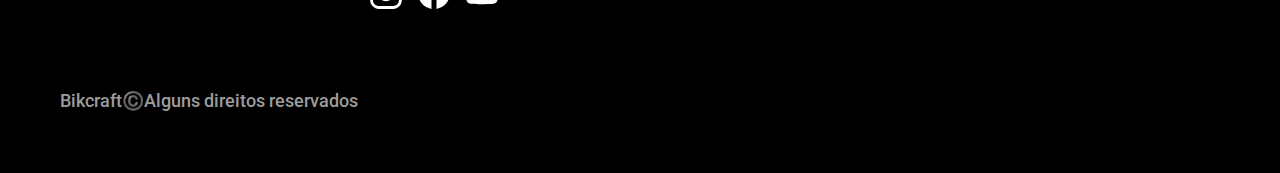
<file: orcamento.html>
<!DOCTYPE html>
<html lang="pt-br">

<head>
  <meta charset="UTF-8">
  <meta http-equiv="X-UA-Compatible" content="IE=edge">
  <meta name="viewport" content="width=device-width, initial-scale=1.0">
  <title> orçamento</title>
  <meta name="description" content="orçamento.">
  <link rel="stylesheet" href="./css/style.min.css">
  <link rel="preload" href="./css/style.min.css" as="style">
  <link rel="icon" href="./favicon.svg" type="img/svg+xml">

  <link rel="preconnect" href="https://fonts.googleapis.com">
  <link rel="preconnect" href="https://fonts.gstatic.com" crossorigin>
  <link href="https://fonts.googleapis.com/css2?family=Fira+Sans:wght@400;700&family=Poppins:wght@400;600&family=Roboto:wght@400;500&display=swap" rel="stylesheet">
  <link rel="preconnect" href="https://fonts.googleapis.com">
  <link rel="preconnect" href="https://fonts.gstatic.com" crossorigin>
  <link href="https://fonts.googleapis.com/css2?family=Fira+Sans:wght@400;700&family=Merriweather:ital,wght@1,900&family=Poppins:wght@400;600&family=Roboto:wght@400;500&display=swap" rel="stylesheet">

  <script>document.documentElement.classList.add('js')</script>
</head>

<body id="orcamento">
  <header class="header-bg">
    <div class="header container">
      <a href="./">
        <img src="./img/bikcraft.svg" alt="Bikcraft"></a>
      <nav aria-label="primaria">
        <ul class="header-menu font-1-m cor-0">
          <li><a href="./bicicletas.html">Bicicletas</a></li>
          <li><a href="./seguros.html">Seguros</a></li>
          <li><a href="./contatos.html">Contatos</a></li>
        </ul>
      </nav>
    </div>
  </header>
  <main>
    <div class="titulo-bg">
      <div class="titulo container">
        <p class="font-2-l-b cor-5">Cotações no seu email</p>
        <h1 class="font-1-xxl cor-0">solicite um orçamento <span class="cor-p1">.</span></h1>
      </div>
    </div>
    <form class="orcamento container" action="./orcamento.html">
      <div class="orcamento-produto">
        <h2 class="font-1-xs cor-5">Bikcraft ou Seguro?</h2>

        <input type="radio" name="tipo" value="bikcraft" id="bikcraft"><label for="bikcraft">Bikcraft</label>

        <input type="radio" name="tipo" value="seguro" id="seguro">
        <label for="seguro">Seguro</label>


        <div class="orcamento-conteudo" id="orcamento-bikcraft">
          <h2 class="font-1-xs cor-5">Escolha a sua</h2>
          <input type="radio" name="produto" value="nimbus" id="nimbus"> <label for="nimbus">Nimbus Stark <span>R$4999</span></label>
          <div class="orcamento-detalhes">
            <ul class="font-1-xs cor-8">
              <li><img src="./img/icones/eletrica.svg" alt=""> Motor Elétrico</li>
              <li><img src="./img/icones/carbono.svg" alt=""> Fibra de Carbono</li>
              <li><img src="./img/icones/velocidade.svg" alt=""> 50 km/h</li>
              <li><img src="./img/icones/rastreador.svg" alt=""> Rastreador</li>
            </ul>
            <img src="./img/bicicletas/nimbus.jpg" alt="Bicicleta preta">
          </div>

          <input type="radio" name="produto" value="magic" id="magic"> <label for="magic">Magic Might<span>R$2499</span></label>
          <div class="orcamento-detalhes">
            <ul class="font-1-xs cor-8">
              <li><img src="./img/icones/eletrica.svg" alt=""> Motor Elétrico</li>
              <li><img src="./img/icones/carbono.svg" alt=""> Fibra de Carbono</li>
              <li><img src="./img/icones/velocidade.svg" alt=""> 45 km/h</li>
              <li><img src="./img/icones/rastreador.svg" alt=""> Rastreador</li>
            </ul>
            <img src="./img/bicicletas/magic.jpg" alt="Bicicleta preta">
          </div>


          <input type="radio" name="produto" value="nebula" id="nebula"><label for="nebula">Nebula Cosmic <span>R$3999</span></label>
          <div class="orcamento-detalhes">
            <ul class="font-1-xs cor-8">
              <li><img src="./img/icones/eletrica.svg" alt=""> Motor Elétrico</li>
              <li><img src="./img/icones/carbono.svg" alt=""> Fibra de Carbono</li>
              <li><img src="./img/icones/velocidade.svg" alt=""> 40 km/h</li>
              <li><img src="./img/icones/rastreador.svg" alt=""> Rastreador</li>
            </ul>
            <img src="./img/bicicletas/nebula.jpg" alt="Bicicleta branca">
          </div>

        </div>


        <div class="orcamento-conteudo" id="orcamento-seguro">
          <h2 class="font-1-xs cor-5">Escolha o plano</h2>

          <input type="radio" name="produto" value="prata" id="prata"><label for="prata">Prata<span>R$199</span></label>

          <input type="radio" name="produto" value="ouro" id="ouro"><label for="ouro">Ouro<span>R$299</span></label>

        </div>

      </div>

      <div class="orcamento-dados form">
        <h2 class="font-1-xs cor-9 col-2">dados pessoais</h2>

        <div>
          <label for="nome">Nome</label>
          <input type="text" id="nome" name="nome">
        </div>
        <div>
          <label for="nome">Sobrenome</label>
          <input type="text" id="sobrenome" name="sobrenome">
        </div>
        <div class="col-2">
          <label for="nome">CPF</label>
          <input type="text" id="cpf" name="cpf" placeholder="000.000.000-00">
        </div>
        <div class="col-2">
          <label for="nome">Email</label>
          <input type="email" id="email" name="email" placeholder="email@.com">
        </div>
        <h2 class="font-1-xs cor-9 col-2">entrega</h2>
        <div>
          <label for="nome">CEP</label>
          <input type="text" id="cep" name="cep" placeholder="000-00-000">
        </div>
        <div>
          <label for="nome">Número</label>
          <input type="text" id="numero" name="numero">
        </div>
        <div>
          <label for="nome">Logradouro</label>
          <input type="text" id="logradouro" name="logradouro">
        </div>
        <div>
          <label for="nome">Bairro</label>
          <input type="text" id="bairro" name="bairro">
        </div>
        <div>
          <label for="nome">Cidade</label>
          <input type="text" id="cidade" name="cidade">
        </div>
        <div>
          <label for="nome">Estado</label>
          <input type="text" id="estado" name="estado">
        </div>
        <button class="botao col-2">Solicitar orçamento</button>
      </div>
    </form>
  </main>






  <footer class="footer-bg">
    <div class="footer container">
      <img src="./img/bikcraft.svg" alt="Bikcrat">
      <div class="footer-contato">
        <h3 class="font-2-l-b cor-0">Contato</h3>
        <ul class="font-2-m cor-5">
          <li><a href="tel:+55119999-9999">+55 11 9999-9999</a></li>
          <li><a href="mailto">contato@bikcraft.com</a></li>
          <li>Rua Ali perto,42-São Paulo</li>
          <li>São Paulo - SP</li>
        </ul>

        <div class="footer-redes">
          <a href="./"><img src="./img/redes/instagram.svg" alt="Instagram"></a>
          <a href="./"><img src="./img/redes/facebook.svg" alt="Facebook"></a>
          <a href="./"><img src="./img/redes/youtube.svg" alt="You tube"></a>

        </div>
      </div>
      <div class="footer-informacoes">
        <h3 class="font-2-l-b cor-0"> Informações</h3>
        <nav>
          <ul class="font-1-m cor-5">
            <li><a href="./bicicletas.html">Bicicletas</a></li>
            <li><a href="./seguros.html">Seguros</a></li>
            <li><a href="./contatos.html">Contatos</a></li>
            <li><a href="./termos.html">Termos e Condições</a></li>
          </ul>
        </nav>
      </div>
      <p class="footer-copy font-2-m cor-6">Bikcraft©️Alguns direitos reservados</p>
    </div>
  </footer>
  <script src="./js/script.js"></script>
</body>

</html>
</file>
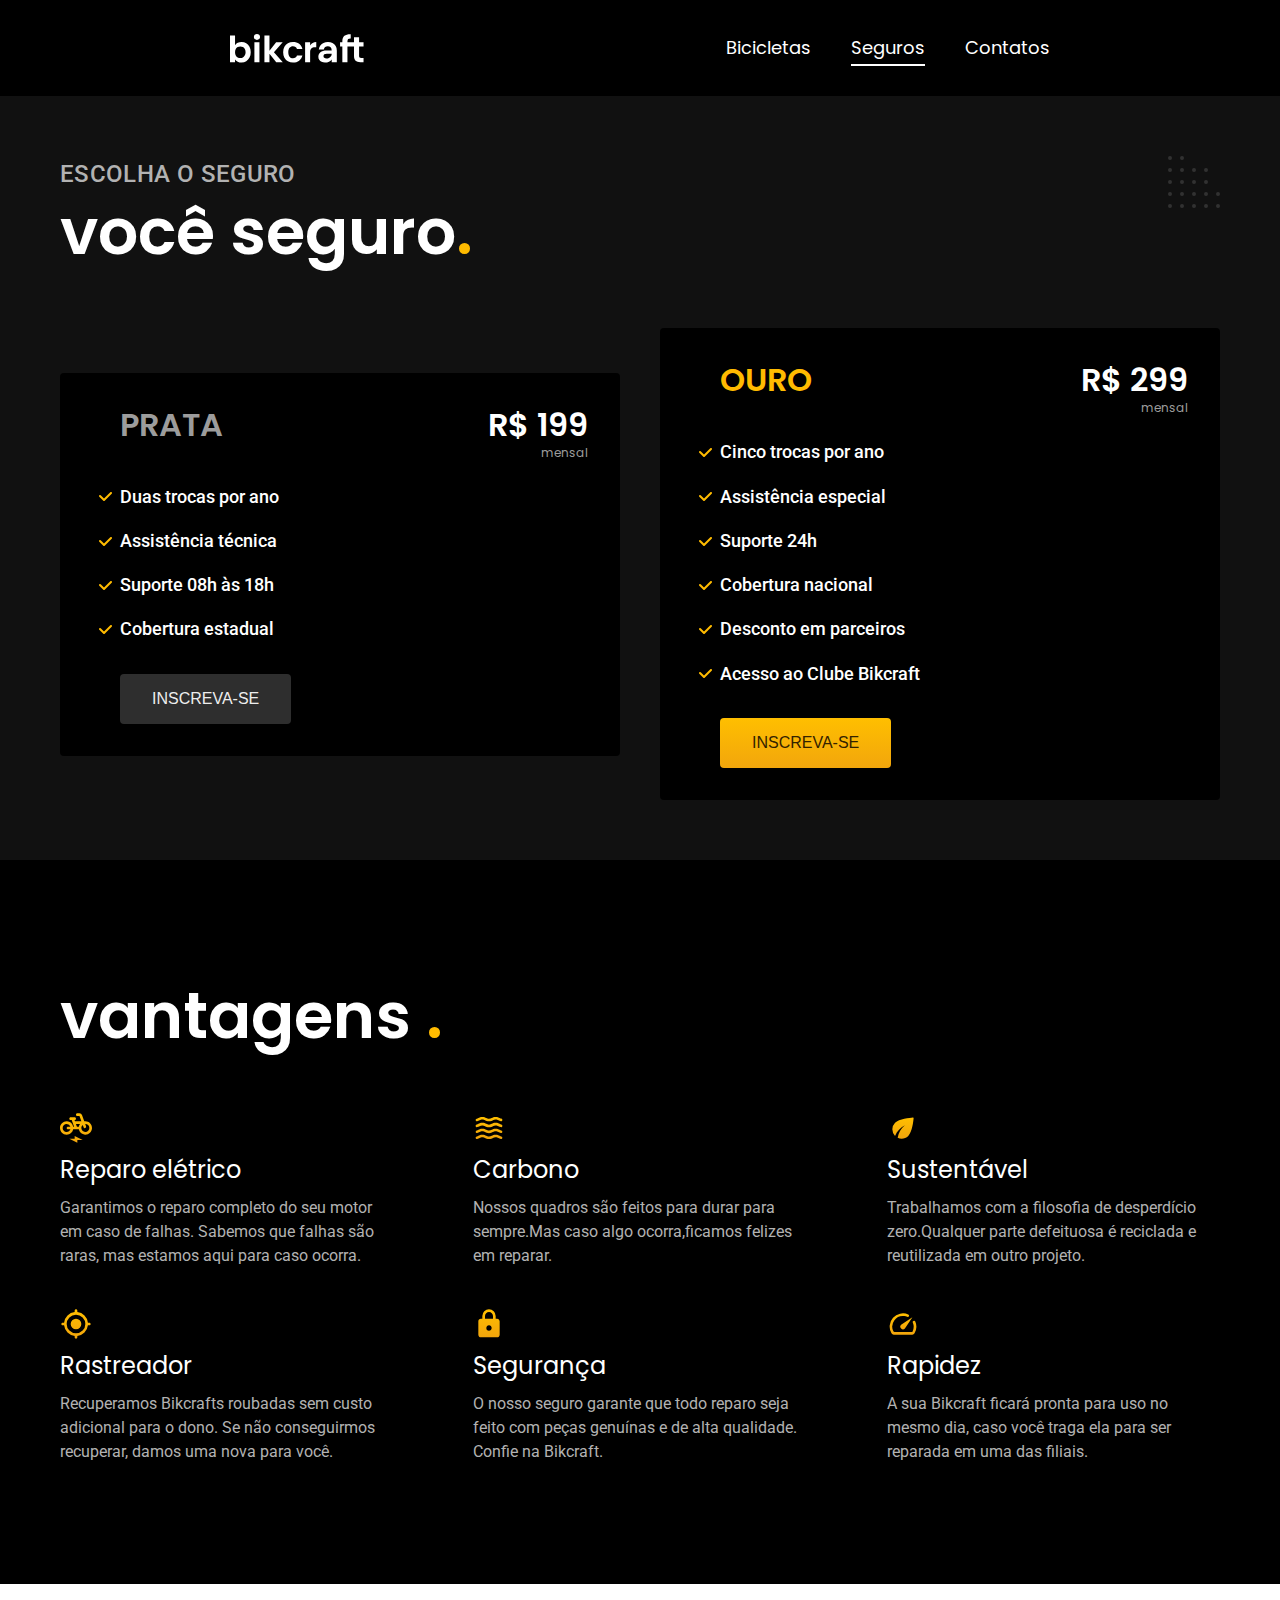
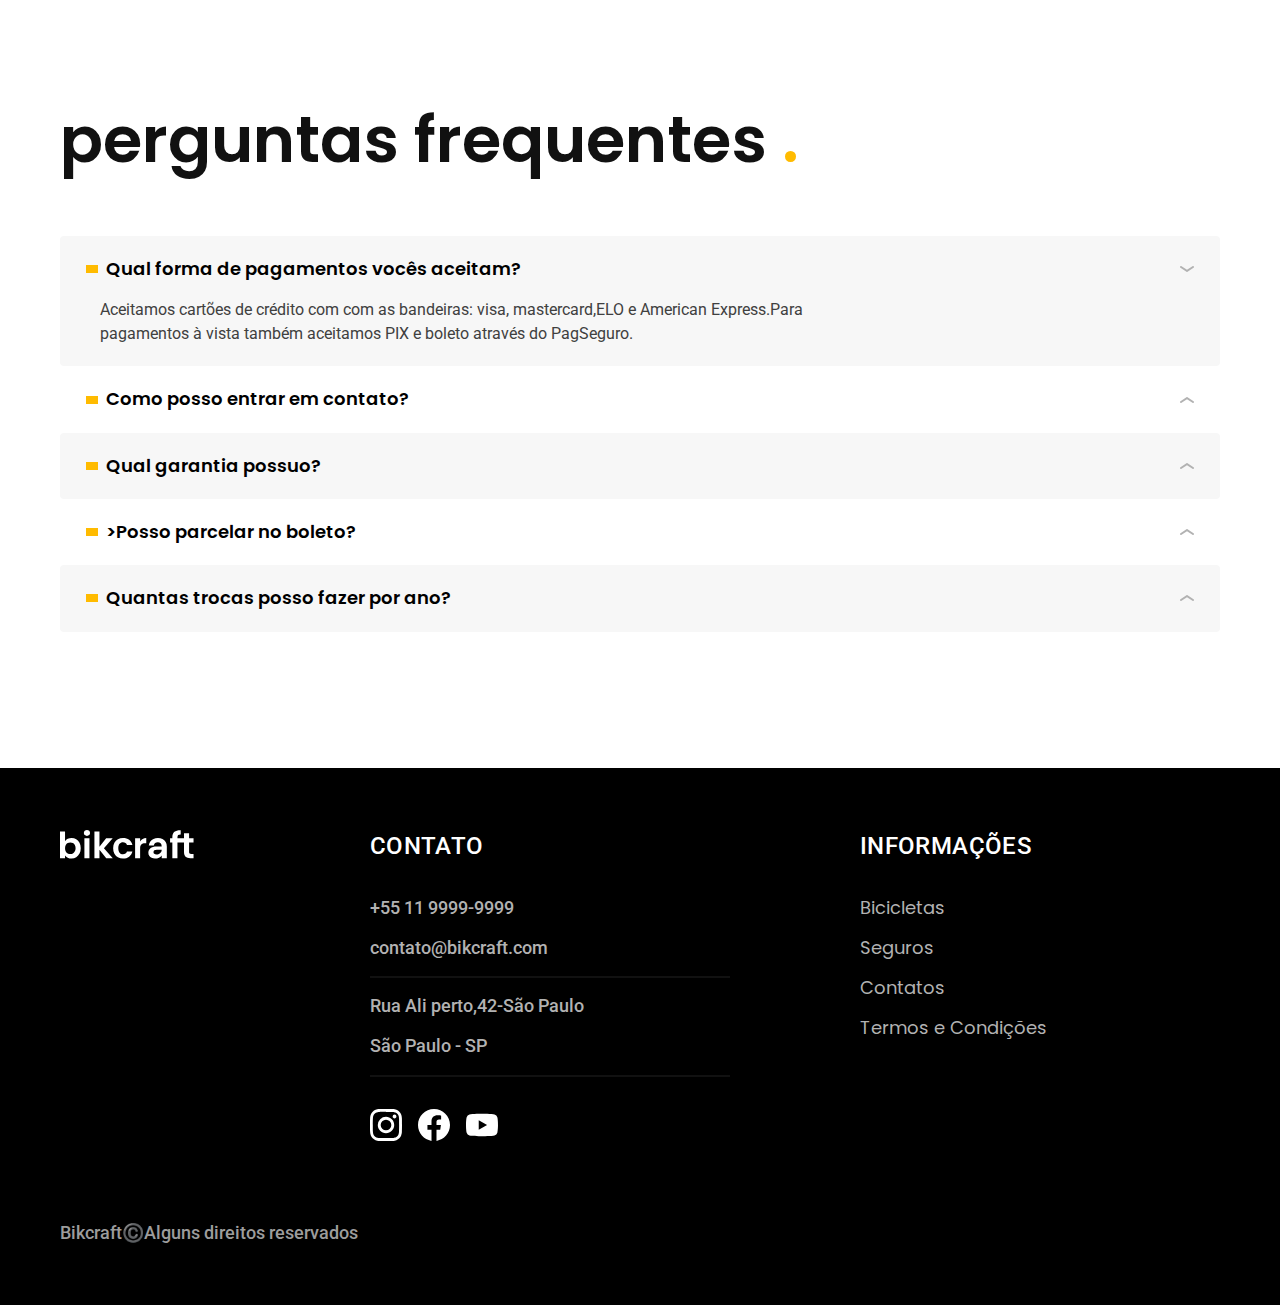
<file: seguros.html>
<!DOCTYPE html>
<html lang="pt-br">

<head>
  <meta charset="UTF-8">
  <meta http-equiv="X-UA-Compatible" content="IE=edge">
  <meta name="viewport" content="width=device-width, initial-scale=1.0">
  <title>Seguros|Bikcraft</title>
  <meta name="description" content="Termos e condições.">
  <link rel="stylesheet" href="./css/style.min.css">
  <link rel="preload" href="./css/style.min.css" as="style">
  <link rel="icon" href="./favicon.svg" type="img/svg+xml">

  <link rel="preconnect" href="https://fonts.googleapis.com">
  <link rel="preconnect" href="https://fonts.gstatic.com" crossorigin>
  <link href="https://fonts.googleapis.com/css2?family=Fira+Sans:wght@400;700&family=Poppins:wght@400;600&family=Roboto:wght@400;500&display=swap" rel="stylesheet">
  <link rel="preconnect" href="https://fonts.googleapis.com">
  <link rel="preconnect" href="https://fonts.gstatic.com" crossorigin>
  <link href="https://fonts.googleapis.com/css2?family=Fira+Sans:wght@400;700&family=Merriweather:ital,wght@1,900&family=Poppins:wght@400;600&family=Roboto:wght@400;500&display=swap" rel="stylesheet">

  <script>document.documentElement.classList.add('js')</script>
</head>

<body id="seguros">
  <header class="header-bg">
    <div class="header container">
      <a href="./">
        <img src="./img/bikcraft.svg" alt="Bikcraft"></a>
      <nav aria-label="primaria">
        <ul class="header-menu font-1-m cor-0">
          <li><a href="./bicicletas.html">Bicicletas</a></li>
          <li><a href="./seguros.html">Seguros</a></li>
          <li><a href="./contatos.html">Contatos</a></li>
        </ul>
      </nav>
    </div>
  </header>
  <main class="seguros-bg">
    <div class="titulo-bg">
      <div class="titulo container">
        <p class="font-2-l-b cor-5">Escolha o seguro</p>
        <h1 class="font-1-xxl cor-0">você seguro<span class="cor-p1">.</span></h1>
      </div>
    </div>

    <div class="seguros container">

      <div class="seguros-item fadeInLeft " data-anime>
        <h3 class="font-1-xl cor-6">PRATA</h3>
        <span class="font-1-xl cor-0">R$ 199 <span class="font-1-xs cor-6">mensal</span></span>
        <ul class="font-2-m cor-0">
          <li>Duas trocas por ano</li>
          <li>Assistência técnica</li>
          <li>Suporte 08h às 18h</li>
          <li>Cobertura estadual</li>
        </ul>
        <a class="botao secundario" href="./orcamento.html?tipo=seguro&produto=prata">Inscreva-se</a>
      </div>

      <div class="seguros-item fadeInRight" data-anime>
        <h3 class="font-1-xl cor-p1">OURO</h3>
        <span class="font-1-xl cor-0">R$ 299 <span class="font-1-xs cor-6">mensal</span></span>
        <ul class="font-2-m cor-0">
          <li>Cinco trocas por ano</li>
          <li>Assistência especial</li>
          <li>Suporte 24h</li>
          <li>Cobertura nacional</li>
          <li>Desconto em parceiros</li>
          <li>Acesso ao Clube Bikcraft</li>
        </ul>
        <a class="botao" href="./orcamento.html?tipo=seguro&produto=ouro"">Inscreva-se</a>
      </div>
    </div>

  </main>
  <article class=" vantagens-bg">
          <div class="vantagens container">
            <h2 class="font-1-xxl cor-0">vantagens <span class="cor-p1">.</span></h2>
            <ul>
              <li> <img src="./img/icones/eletrica.svg" alt="">
                <h3 class="font-1-l cor-0">Reparo elétrico</h3>
                <p class="font-2-s cor-5">Garantimos o reparo completo do seu motor em caso de falhas. Sabemos que falhas são raras, mas estamos aqui para caso ocorra.</p>
              </li>


              <li> <img src="./img/icones/carbono.svg" alt="">
                <h3 class="font-1-l cor-0">Carbono</h3>
                <p class="font-2-s cor-5">Nossos quadros são feitos para durar para sempre.Mas caso algo ocorra,ficamos felizes em reparar.</p>
              </li>


              <li> <img src="./img/icones/sustentavel.svg" alt="">
                <h3 class="font-1-l cor-0">Sustentável</h3>
                <p class="font-2-s cor-5"> Trabalhamos com a filosofia de desperdício zero.Qualquer parte defeituosa é reciclada e reutilizada em outro projeto.
                </p>
              </li>


              <li> <img src="./img/icones/rastreador.svg" alt="">
                <h3 class="font-1-l cor-0">Rastreador</h3>
                <p class="font-2-s cor-5">Recuperamos Bikcrafts roubadas sem custo adicional para o dono. Se não conseguirmos recuperar, damos uma nova para você.

                </p>
              </li>


              <li> <img src="./img/icones/seguro.svg" alt="">
                <h3 class="font-1-l cor-0">Segurança</h3>
                <p class="font-2-s cor-5">O nosso seguro garante que todo reparo seja feito com peças genuínas e de alta qualidade. Confie na Bikcraft.</p>
              </li>


              <li> <img src="./img/icones/velocidade.svg" alt="">
                <h3 class="font-1-l cor-0">Rapidez</h3>
                <p class="font-2-s cor-5">A sua Bikcraft ficará pronta para uso no mesmo dia, caso você traga ela para ser reparada em uma das filiais.</p>
              </li>
            </ul>

          </div>
          </article>
          <article class="perguntas container">
            <h2 class="font-1-xxl ">perguntas frequentes <span class="cor-p1">.</span></h2>
            <dl>
              <div>
                <dt><button class="font-1-m-b" aria-controls="p1" aria-expanded="true"> Qual forma de pagamentos vocês aceitam?</button></dt>
                <dd id="p1" class="font-2-s cor-9 ativa">Aceitamos cartões de crédito com com as bandeiras: visa, mastercard,ELO e American Express.Para pagamentos à vista também aceitamos PIX e boleto através do PagSeguro.</dd>
              </div>
              <div>
                <dt><button class="font-1-m-b" aria-controls="p2" aria-expanded="false"> Como posso entrar em contato?</button></dt>
                <dd id="p2" class="font-2-s cor-9">Aceitamos cartões de crédito com com as bandeiras: visa, mastercard,ELO e American Express.Para pagamentos à vista também aceitamos PIX e boleto através do PagSeguro.</dd>
              </div>
              <div>
                <dt><button class="font-1-m-b" aria-controls="p3" aria-expanded="false"> Qual garantia possuo?</button></dt>
                <dd id="p3" class="font-2-s cor-9">Aceitamos cartões de crédito com com as bandeiras: visa, mastercard,ELO e American Express.Para pagamentos à vista também aceitamos PIX e boleto através do PagSeguro.</dd>
              </div>
              <div>
                <dt><button class="font-1-m-b" aria-controls="p4" aria-expanded="false"> >Posso parcelar no boleto?</button></dt>
                <dd id="p4" class="font-2-s cor-9">Aceitamos cartões de crédito com com as bandeiras: visa, mastercard,ELO e American Express.Para pagamentos à vista também aceitamos PIX e boleto através do PagSeguro.</dd>
              </div>
              <div>
                <dt><button class="font-1-m-b" aria-controls="p5" aria-expanded="false"> Quantas trocas posso fazer por ano?</button></dt>
                <dd id="p5" class="font-2-s cor-9">Aceitamos cartões de crédito com com as bandeiras: visa, mastercard,ELO e American Express.Para pagamentos à vista também aceitamos PIX e boleto através do PagSeguro.</dd>
              </div>
            </dl>

          </article>



          <footer class="footer-bg">
            <div class="footer container">
              <img src="./img/bikcraft.svg" alt="Bikcrat">
              <div class="footer-contato">
                <h3 class="font-2-l-b cor-0">Contato</h3>
                <ul class="font-2-m cor-5">
                  <li><a href="tel:+55119999-9999">+55 11 9999-9999</a></li>
                  <li><a href="mailto">contato@bikcraft.com</a></li>
                  <li>Rua Ali perto,42-São Paulo</li>
                  <li>São Paulo - SP</li>
                </ul>

                <div class="footer-redes">
                  <a href="./"><img src="./img/redes/instagram.svg" alt="Instagram"></a>
                  <a href="./"><img src="./img/redes/facebook.svg" alt="Facebook"></a>
                  <a href="./"><img src="./img/redes/youtube.svg" alt="You tube"></a>

                </div>
              </div>
              <div class="footer-informacoes">
                <h3 class="font-2-l-b cor-0"> Informações</h3>
                <nav>
                  <ul class="font-1-m cor-5">
                    <li><a href="./bicicletas.html">Bicicletas</a></li>
                    <li><a href="./seguros.html">Seguros</a></li>
                    <li><a href="./contatos.html">Contatos</a></li>
                    <li><a href="./termos.html">Termos e Condições</a></li>
                  </ul>
                </nav>
              </div>
              <p class="footer-copy font-2-m cor-6">Bikcraft©️Alguns direitos reservados</p>
            </div>
          </footer>
          <script src="./js/simple-anime.js"></script>
          <script src="./js/script.js"></script>
</body>

</html>
</file>
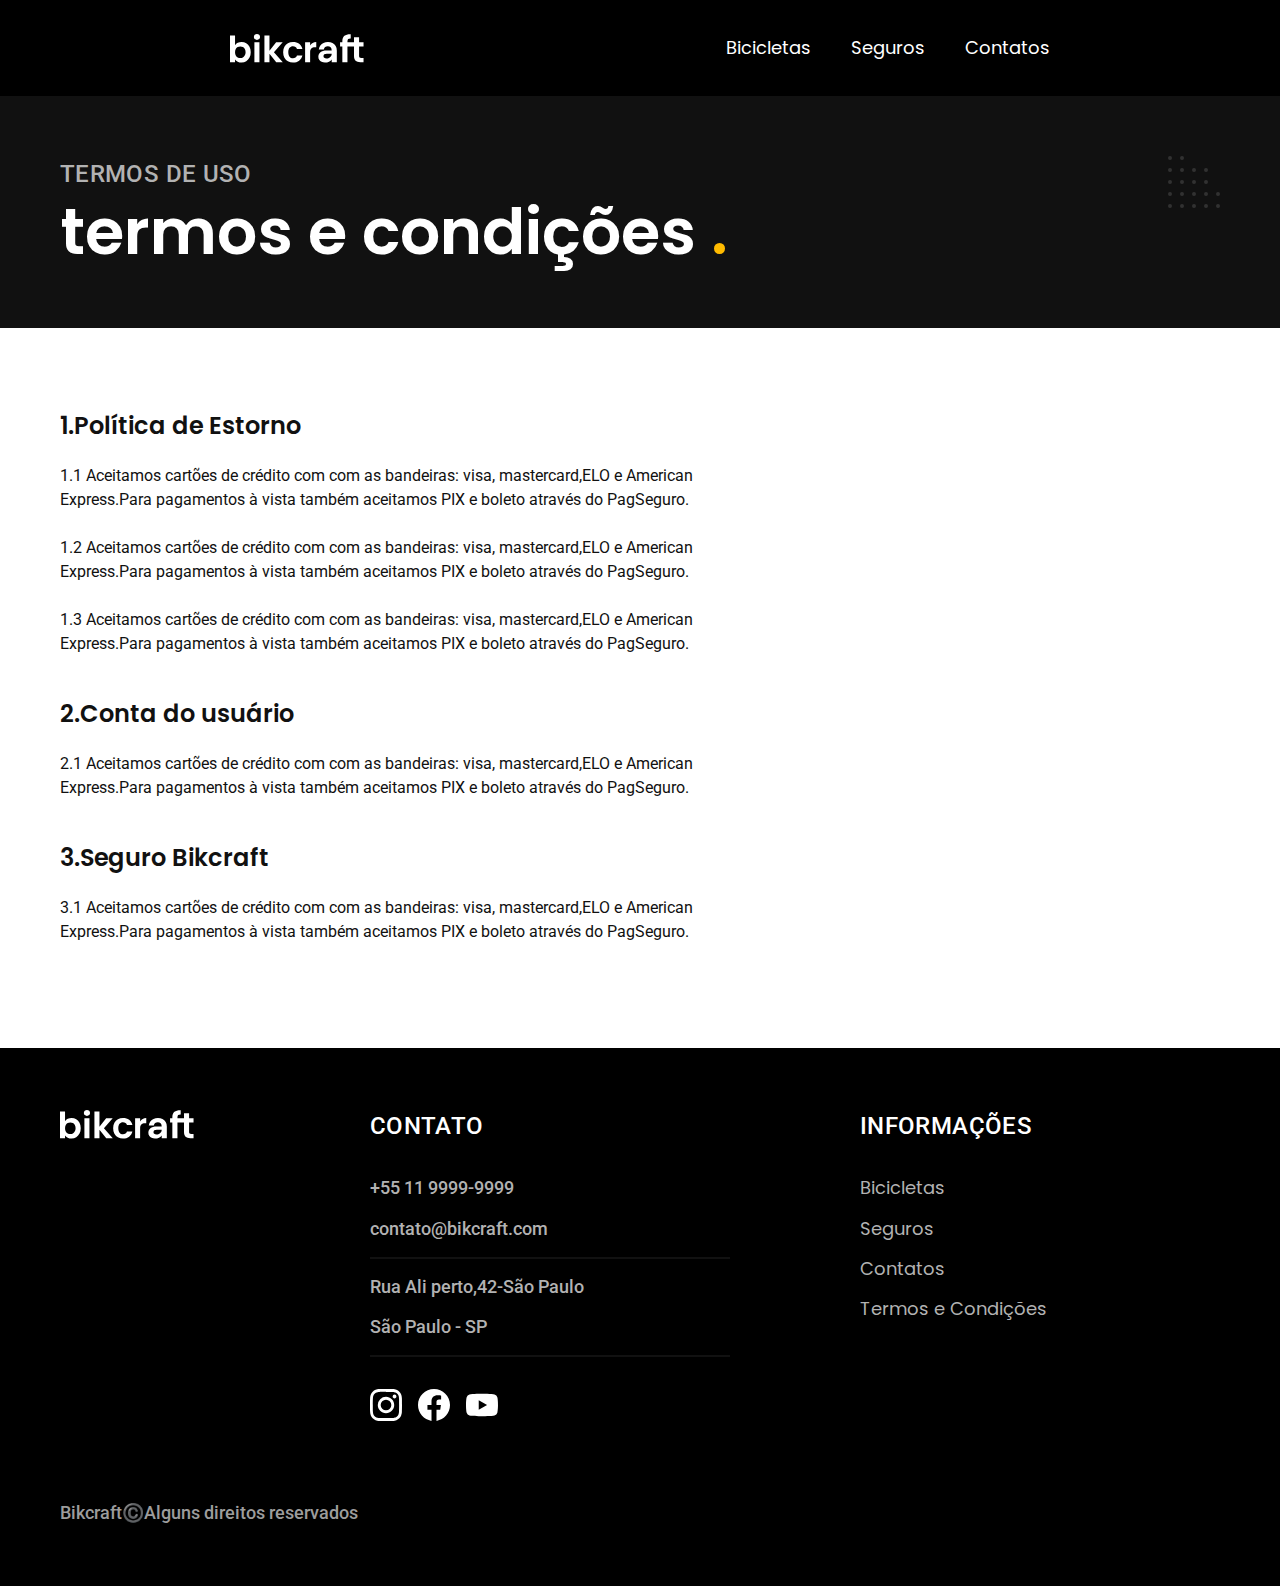
<file: termos.html>
<!DOCTYPE html>
<html lang="pt-br">

<head>
  <meta charset="UTF-8">
  <meta http-equiv="X-UA-Compatible" content="IE=edge">
  <meta name="viewport" content="width=device-width, initial-scale=1.0">
  <title> Termos e condições|Bikcraft</title>
  <meta name="description" content="Termos e condições.">
  <link rel="stylesheet" href="./css/style.min.css">
  <link rel="preload" href="./css/style.min.css" as="style">
  <link rel="icon" href="./favicon.svg" type="img/svg+xml">

  <link rel="preconnect" href="https://fonts.googleapis.com">
  <link rel="preconnect" href="https://fonts.gstatic.com" crossorigin>
  <link href="https://fonts.googleapis.com/css2?family=Fira+Sans:wght@400;700&family=Poppins:wght@400;600&family=Roboto:wght@400;500&display=swap" rel="stylesheet">
  <link rel="preconnect" href="https://fonts.googleapis.com">
  <link rel="preconnect" href="https://fonts.gstatic.com" crossorigin>
  <link href="https://fonts.googleapis.com/css2?family=Fira+Sans:wght@400;700&family=Merriweather:ital,wght@1,900&family=Poppins:wght@400;600&family=Roboto:wght@400;500&display=swap" rel="stylesheet">

  <script>document.documentElement.classList.add('js')</script>
</head>

<body id="termos">
  <header class="header-bg">
    <div class="header container">
      <a href="./">
        <img src="./img/bikcraft.svg" alt="Bikcraft"></a>
      <nav aria-label="primaria">
        <ul class="header-menu font-1-m cor-0">
          <li><a href="./bicicletas.html">Bicicletas</a></li>
          <li><a href="./seguros.html">Seguros</a></li>
          <li><a href="./contatos.html">Contatos</a></li>
        </ul>
      </nav>
    </div>
  </header>
  <main>
    <div class="titulo-bg">
      <div class="titulo container">
        <p class="font-2-l-b cor-5">Termos de uso</p>
        <h1 class="font-1-xxl cor-0">termos e condições <span class="cor-p1">.</span></h1>
      </div>
    </div>
    <div class="termos font-2-s cor-10container">
      <h2 class="font-1-l cor-11">1.Política de Estorno</h2>
      <p>1.1 Aceitamos cartões de crédito com com as bandeiras: visa, mastercard,ELO e American Express.Para pagamentos à vista também aceitamos PIX e boleto através do PagSeguro. </p>

      <p> 1.2 Aceitamos cartões de crédito com com as bandeiras: visa, mastercard,ELO e American Express.Para pagamentos à vista também aceitamos PIX e boleto através do PagSeguro. </p>

      <p> 1.3 Aceitamos cartões de crédito com com as bandeiras: visa, mastercard,ELO e American Express.Para pagamentos à vista também aceitamos PIX e boleto através do PagSeguro.
      </p>
      <h2 class="font-1-l cor-11">2.Conta do usuário</h2>
      <p> 2.1 Aceitamos cartões de crédito com com as bandeiras: visa, mastercard,ELO e American Express.Para pagamentos à vista também aceitamos PIX e boleto através do PagSeguro.
      <h2 class="font-1-l cor-11">3.Seguro Bikcraft</h2>
      <p> 3.1 Aceitamos cartões de crédito com com as bandeiras: visa, mastercard,ELO e American Express.Para pagamentos à vista também aceitamos PIX e boleto através do PagSeguro.

    </div>



  </main>



  <footer class="footer-bg">
    <div class="footer container">
      <img src="./img/bikcraft.svg" alt="Bikcrat">
      <div class="footer-contato">
        <h3 class="font-2-l-b cor-0">Contato</h3>
        <ul class="font-2-m cor-5">
          <li><a href="tel:+55119999-9999">+55 11 9999-9999</a></li>
          <li><a href="mailto">contato@bikcraft.com</a></li>
          <li>Rua Ali perto,42-São Paulo</li>
          <li>São Paulo - SP</li>
        </ul>

        <div class="footer-redes">
          <a href="./"><img src="./img/redes/instagram.svg" alt="Instagram"></a>
          <a href="./"><img src="./img/redes/facebook.svg" alt="Facebook"></a>
          <a href="./"><img src="./img/redes/youtube.svg" alt="You tube"></a>

        </div>
      </div>
      <div class="footer-informacoes">
        <h3 class="font-2-l-b cor-0"> Informações</h3>
        <nav>
          <ul class="font-1-m cor-5">
            <li><a href="./bicicletas.html">Bicicletas</a></li>
            <li><a href="./seguros.html">Seguros</a></li>
            <li><a href="./contatos.html">Contatos</a></li>
            <li><a href="./termos.html">Termos e Condições</a></li>
          </ul>
        </nav>
      </div>
      <p class="footer-copy font-2-m cor-6">Bikcraft©️Alguns direitos reservados</p>
    </div>
  </footer>
  <script src="./js/script.js"></script>
</body>

</html>
</file>
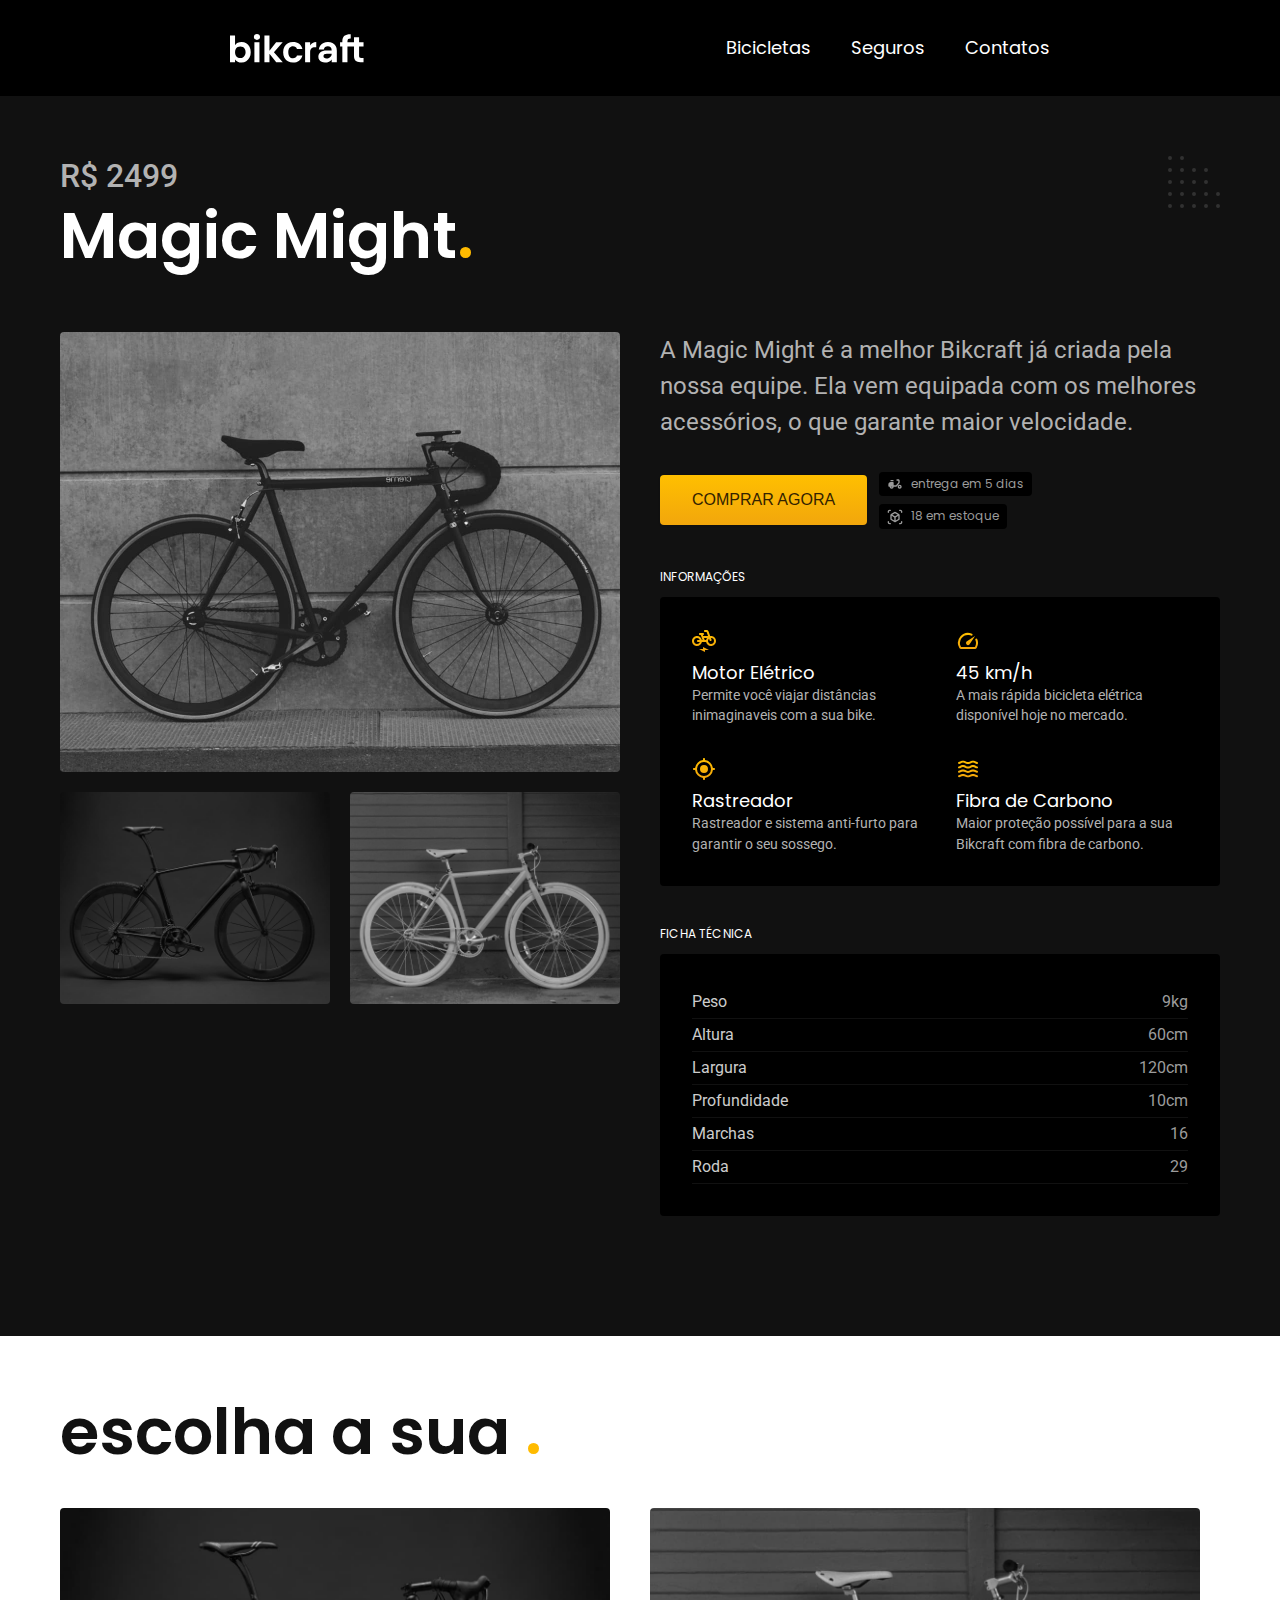
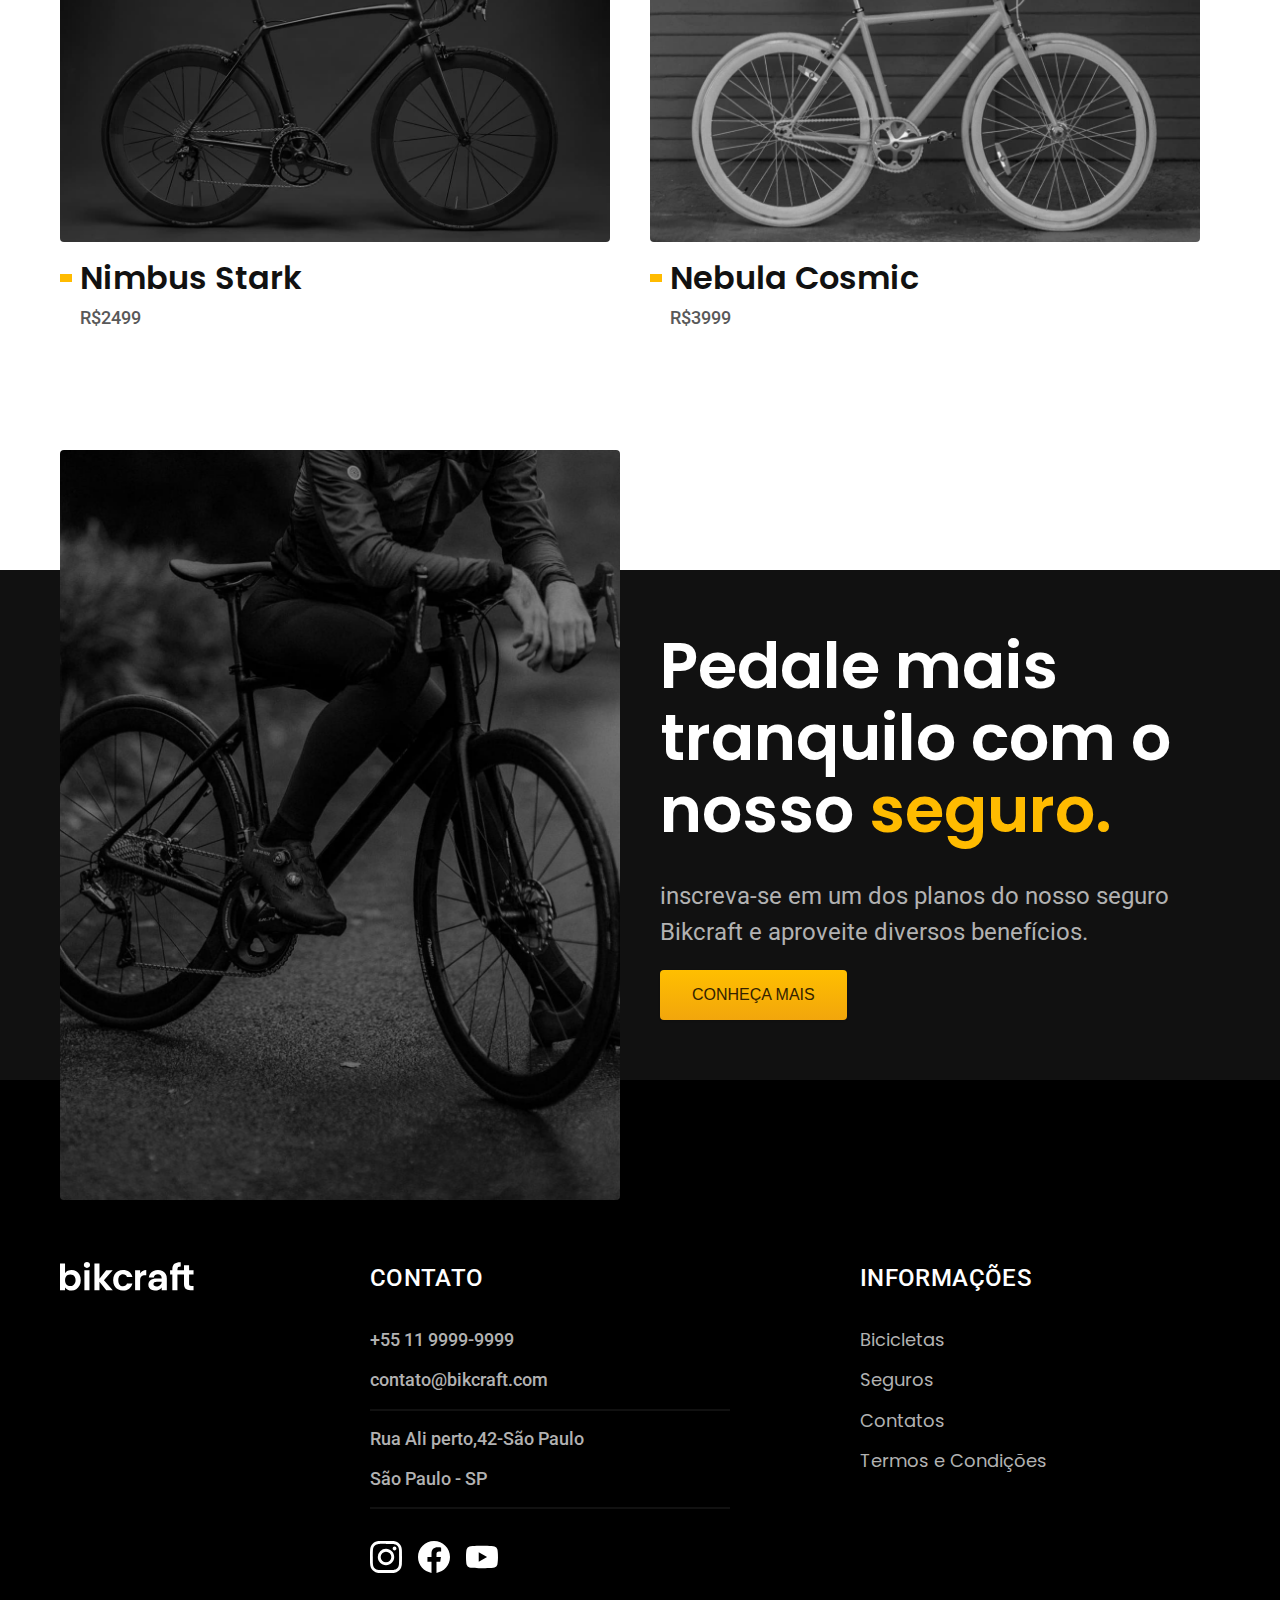
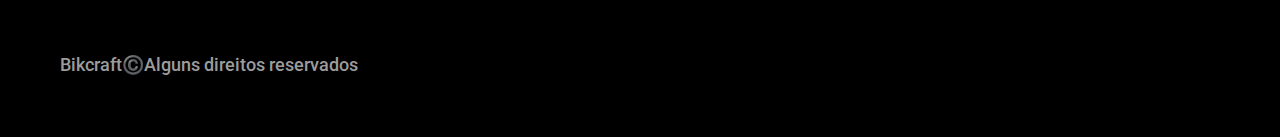
<file: bicicletas/magic.html>
<!DOCTYPE html>
<html lang="pt-br">

<head>
  <meta charset="UTF-8">
  <meta http-equiv="X-UA-Compatible" content="IE=edge">
  <meta name="viewport" content="width=device-width, initial-scale=1.0">
  <title> Magic|Bikcraft</title>
  <meta name="description" content="Termos e condições.">
  <link rel="stylesheet" href="../css/style.min.css">
  <link rel="icon" href="../favicon.svg" type="img/svg+xml">
  <link rel="preconnect" href="https://fonts.googleapis.com">
  <link rel="preconnect" href="https://fonts.gstatic.com" crossorigin>
  <link href="https://fonts.googleapis.com/css2?family=Fira+Sans:wght@400;700&family=Poppins:wght@400;600&family=Roboto:wght@400;500&display=swap" rel="stylesheet">
  <link rel="preconnect" href="https://fonts.googleapis.com">
  <link rel="preconnect" href="https://fonts.gstatic.com" crossorigin>
  <link href="https://fonts.googleapis.com/css2?family=Fira+Sans:wght@400;700&family=Merriweather:ital,wght@1,900&family=Poppins:wght@400;600&family=Roboto:wght@400;500&display=swap" rel="stylesheet">

  <script>document.documentElement.classList.add('js')</script>
</head>

<body id="bicicleta">
  <header class="header-bg">
    <div class="header container">
      <a href="../">
        <img src="../img/bikcraft.svg" alt="Bikcraft"></a>
      <nav aria-label="primaria">
        <ul class="header-menu font-1-m cor-0">
          <li><a href="../bicicletas.html">Bicicletas</a></li>
          <li><a href="../seguros.html">Seguros</a></li>
          <li><a href="../contatos.html">Contatos</a></li>
        </ul>
      </nav>
    </div>
  </header>
  <main class="titulo-bg">
    <div>
      <div class="titulo container">
        <p class="font-2-xl cor-5">R$ 2499</p>
        <h1 class="font-1-xxl cor-0">Magic Might<span class="cor-p1">.</span></h1>
      </div>
    </div>
    <div class="bicicleta container">
      <div class="bicicleta-imagens">
        <img src="../img/bicicleta/nimbus2.jpg" alt="bicicleta 1">
        <img src="../img/bicicleta/nimbus1.jpg" alt="bicicleta 2">
        <img src="../img/bicicleta/nimbus3.jpg" alt="bicicleta 3">

      </div>
      <div class="bicicleta-conteudo">
        <p class="font-2-l cor-5">A Magic Might é a melhor Bikcraft já criada pela nossa equipe. Ela vem equipada com os melhores acessórios, o que garante maior velocidade.</p>
        <div class="bicicleta-comprar">
          <a class="botao" href="../orcamento.html?tipo=bikcraft&produto=magic">comprar agora</a>
          <span class="font-1-xs cor-6"> <img src="../img/icones/entrega.svg" alt="">entrega em 5 dias</span>
          <span class="font-1-xs cor-6"> <img src="../img/icones/estoque.svg" alt="">18 em estoque</span>
        </div>
        <h2 class="font-1-xs cor-0">Informações</h2>
        <ul class="bicicleta-informacoes">
          <li>
            <img src="../img/icones/eletrica.svg" alt="">
            <h3 class="font-1-m cor-0">Motor Elétrico</h3>
            <p class="font-2-xs cor-5">Permite você viajar distâncias inimaginaveis com a sua bike.
            </p>
          </li>
          <li>
            <img src="../img/icones/velocidade.svg" alt="">
            <h3 class="font-1-m cor-0">45 km/h</h3>
            <p class="font-2-xs cor-5">A mais rápida bicicleta elétrica disponível hoje no mercado.
            </p>

          </li>
          <li>
            <img src="../img/icones/rastreador.svg" alt="">
            <h3 class="font-1-m cor-0">Rastreador</h3>
            <p class="font-2-xs cor-5"> Rastreador e sistema anti-furto para garantir o seu sossego.
            </p>
          </li>
          <li>
            <img src="../img/icones/carbono.svg" alt="">
            <h3 class="font-1-m cor-0">Fibra de Carbono</h3>
            <p class="font-2-xs cor-5">Maior proteção possível para a sua Bikcraft com fibra de carbono.
            </p>
          </li>
        </ul>

        <h2 class="font-1-xs cor-0">Ficha Técnica</h2>
        <ul class="bicicleta-ficha tecnica font-2-s cor-4">
          <li>Peso <span>9kg</span></li>
          <li>Altura <span>60cm</span></li>
          <li>Largura <span>120cm</span></li>
          <li>Profundidade <span>10cm</span></li>
          <li>Marchas <span>16</span></li>
          <li>Roda <span>29</span></li>
        </ul>

      </div>


    </div>



  </main>
  <article class="bicicletas-lista container">
    <h2 class="  font-1-xxl">escolha a sua <span class="cor-p1">.</span></h2>

    <ul>

      <li>
        <a href="./nimbus.html">
          <img src="../img/bicicletas/nimbus.jpg" alt="Bicicleta preta">
          <h3 class="font-1-xl">Nimbus Stark</h3>
          <span class="font-2-m cor-8">R$2499</span>
        </a>
      </li>

      <li>
        <a href="./Nebula.html">
          <img src="../img/bicicletas/nebula.jpg" alt="Bicicleta preta">
          <h3 class="font-1-xl">Nebula Cosmic</h3>
          <span class="font-2-m cor-8">R$3999</span>
        </a>
      </li>
    </ul>
  </article>
  <article class="seguro-bg">
    <div class="seguro container">
      <div class="seguro-imagem">
        <img src="../img/fotos/seguros.jpg" alt="pessoa parada em cima de uma bicicleta">
      </div>
      <div class="seguro-conteudo">
        <h2 class="font-1-xxl cor-0">Pedale mais tranquilo com o nosso <span class="cor-p1">seguro.</span></h2>
        <p class="font-2-l cor-5">inscreva-se em um dos planos do nosso seguro Bikcraft e aproveite diversos benefícios.</p>
        <a class="botao" href="../seguros.html">Conheça Mais</a>
      </div>

    </div>
  </article>




  <footer class="footer-bg">
    <div class="footer container">
      <img src="../img/bikcraft.svg" alt="Bikcrat">
      <div class="footer-contato">
        <h3 class="font-2-l-b cor-0">Contato</h3>
        <ul class="font-2-m cor-5">
          <li><a href="tel:+55119999-9999">+55 11 9999-9999</a></li>
          <li><a href="mailto">contato@bikcraft.com</a></li>
          <li>Rua Ali perto,42-São Paulo</li>
          <li>São Paulo - SP</li>
        </ul>

        <div class="footer-redes">
          <a href="../"><img src="../img/redes/instagram.svg" alt="Instagram"></a>
          <a href="../"><img src="../img/redes/facebook.svg" alt="Facebook"></a>
          <a href="../"><img src="../img/redes/youtube.svg" alt="You tube"></a>

        </div>
      </div>
      <div class="footer-informacoes">
        <h3 class="font-2-l-b cor-0"> Informações</h3>
        <nav>
          <ul class="font-1-m cor-5">
            <li><a href="../bicicletas.html">Bicicletas</a></li>
            <li><a href="../seguros.html">Seguros</a></li>
            <li><a href="../contatos.html">Contatos</a></li>
            <li><a href="../termos.html">Termos e Condições</a></li>
          </ul>
        </nav>
      </div>
      <p class="footer-copy font-2-m cor-6">Bikcraft©️Alguns direitos reservados</p>
    </div>
  </footer>
  <script src="../js/script.js"></script>
</body>

</html>
</file>
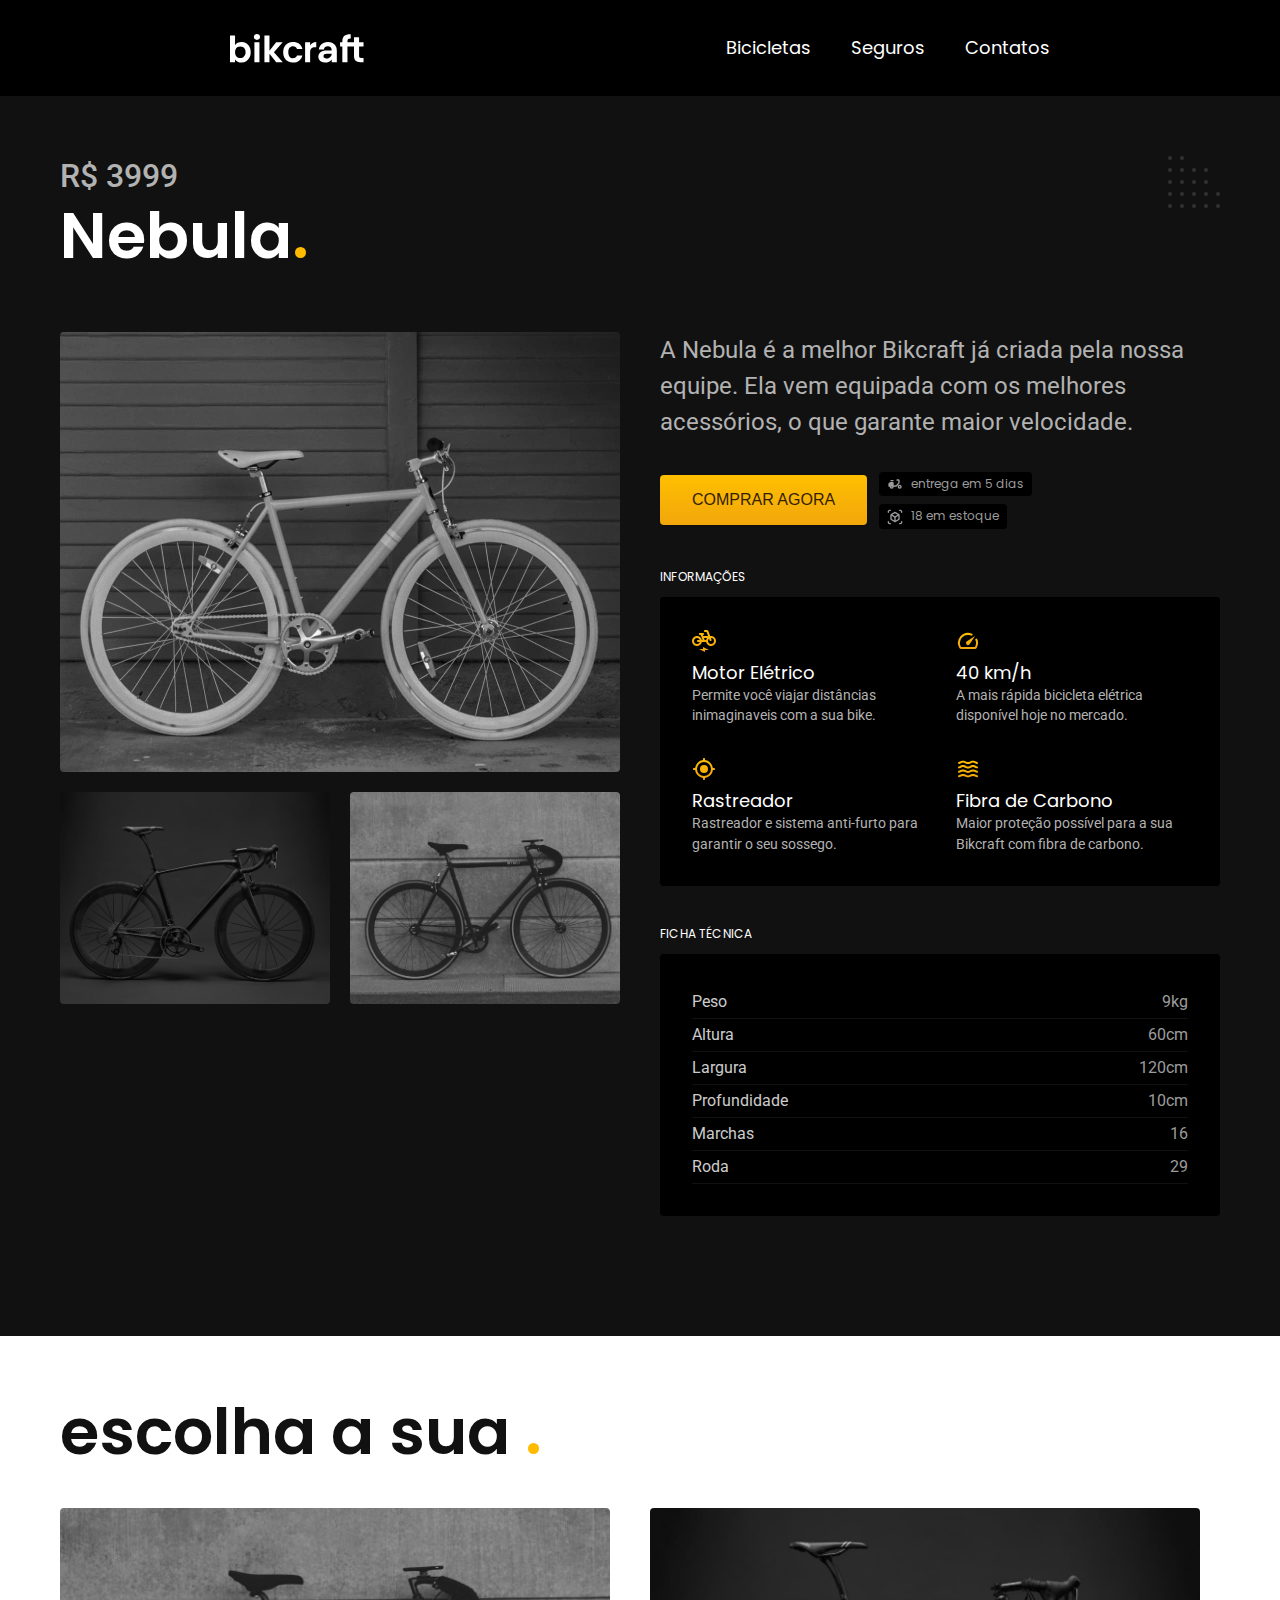
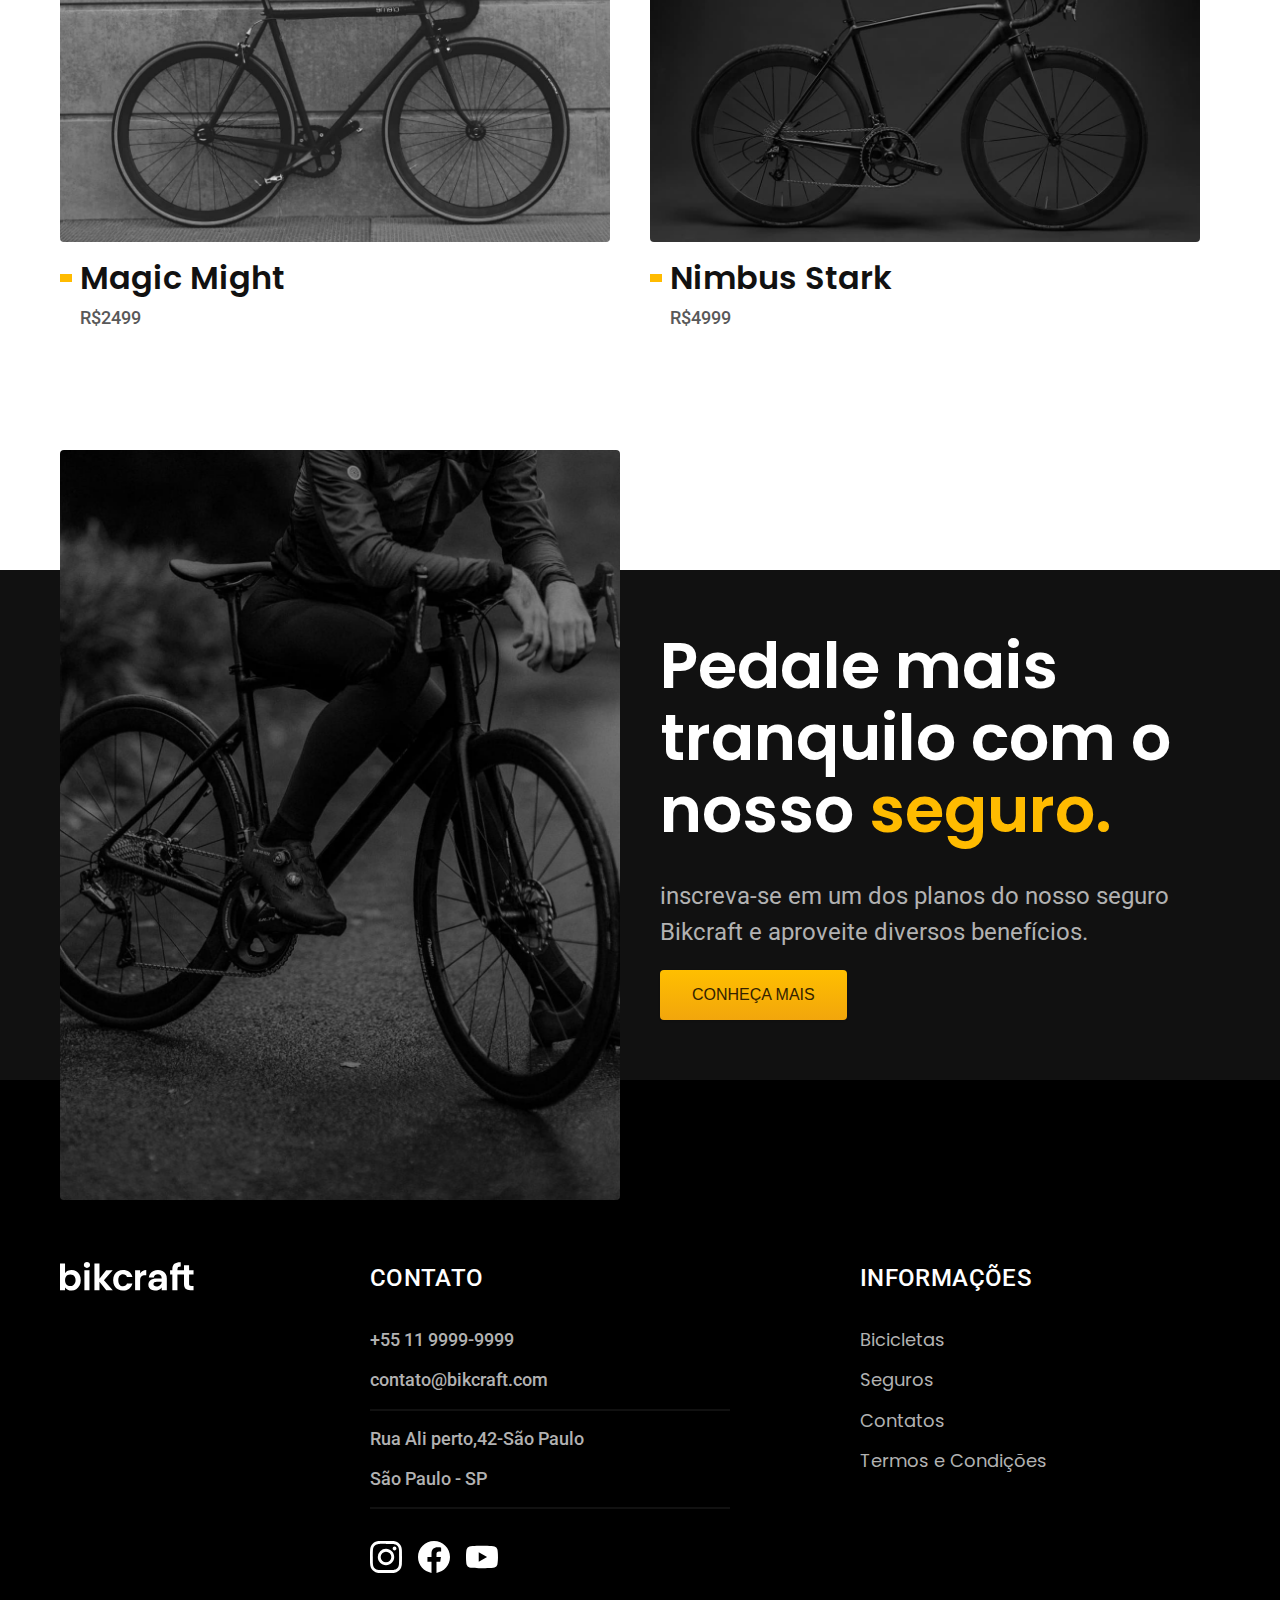
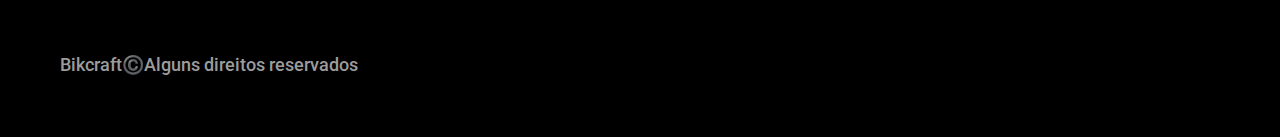
<file: bicicletas/nebula.html>
<!DOCTYPE html>
<html lang="pt-br">

<head>
  <meta charset="UTF-8">
  <meta http-equiv="X-UA-Compatible" content="IE=edge">
  <meta name="viewport" content="width=device-width, initial-scale=1.0">
  <title> Nebula|Bikcraft</title>
  <meta name="description" content="Termos e condições.">
  <link rel="stylesheet" href="../css/style.min.css">
  <link rel="icon" href="../favicon.svg" type="img/svg+xml">
  <link rel="preconnect" href="https://fonts.googleapis.com">
  <link rel="preconnect" href="https://fonts.gstatic.com" crossorigin>
  <link href="https://fonts.googleapis.com/css2?family=Fira+Sans:wght@400;700&family=Poppins:wght@400;600&family=Roboto:wght@400;500&display=swap" rel="stylesheet">
  <link rel="preconnect" href="https://fonts.googleapis.com">
  <link rel="preconnect" href="https://fonts.gstatic.com" crossorigin>
  <link href="https://fonts.googleapis.com/css2?family=Fira+Sans:wght@400;700&family=Merriweather:ital,wght@1,900&family=Poppins:wght@400;600&family=Roboto:wght@400;500&display=swap" rel="stylesheet">

  <script>document.documentElement.classList.add('js')</script>
</head>

<body id="bicicleta">
  <header class="header-bg">
    <div class="header container">
      <a href="../">
        <img src="../img/bikcraft.svg" width="136" height="32" alt="Bikcraft"></a>
      <nav aria-label="primaria">
        <ul class="header-menu font-1-m cor-0">
          <li><a href="../bicicletas.html">Bicicletas</a></li>
          <li><a href="../seguros.html">Seguros</a></li>
          <li><a href="../contatos.html">Contatos</a></li>
        </ul>
      </nav>
    </div>
  </header>
  <main class="titulo-bg">
    <div>
      <div class="titulo container">
        <p class="font-2-xl cor-5">R$ 3999</p>
        <h1 class="font-1-xxl cor-0">Nebula<span class="cor-p1">.</span></h1>
      </div>
    </div>
    <div class="bicicleta container">
      <div class="bicicleta-imagens">
        <img src="../img/bicicleta/nimbus3.jpg" alt="bicicleta 1">
        <img src="../img/bicicleta/nimbus1.jpg" alt="bicicleta 2">
        <img src="../img/bicicleta/nimbus2.jpg" alt="bicicleta 3">

      </div>
      <div class="bicicleta-conteudo">
        <p class="font-2-l cor-5">A Nebula é a melhor Bikcraft já criada pela nossa equipe. Ela vem equipada com os melhores acessórios, o que garante maior velocidade.</p>
        <div class="bicicleta-comprar">
          <a class="botao" href="../orcamento.html?tipo=bikcraft&produto=nebula">comprar agora</a>
          <span class="font-1-xs cor-6"> <img src="../img/icones/entrega.svg" alt="">entrega em 5 dias</span>
          <span class="font-1-xs cor-6"> <img src="../img/icones/estoque.svg" alt="">18 em estoque</span>
        </div>
        <h2 class="font-1-xs cor-0">Informações</h2>
        <ul class="bicicleta-informacoes">
          <li>
            <img src="../img/icones/eletrica.svg" alt="">
            <h3 class="font-1-m cor-0">Motor Elétrico</h3>
            <p class="font-2-xs cor-5">Permite você viajar distâncias inimaginaveis com a sua bike.
            </p>
          </li>
          <li>
            <img src="../img/icones/velocidade.svg" alt="">
            <h3 class="font-1-m cor-0">40 km/h</h3>
            <p class="font-2-xs cor-5">A mais rápida bicicleta elétrica disponível hoje no mercado.
            </p>

          </li>
          <li>
            <img src="../img/icones/rastreador.svg" alt="">
            <h3 class="font-1-m cor-0">Rastreador</h3>
            <p class="font-2-xs cor-5"> Rastreador e sistema anti-furto para garantir o seu sossego.
            </p>
          </li>
          <li>
            <img src="../img/icones/carbono.svg" alt="">
            <h3 class="font-1-m cor-0">Fibra de Carbono</h3>
            <p class="font-2-xs cor-5">Maior proteção possível para a sua Bikcraft com fibra de carbono.
            </p>
          </li>
        </ul>

        <h2 class="font-1-xs cor-0">Ficha Técnica</h2>
        <ul class="bicicleta-ficha tecnica font-2-s cor-4">
          <li>Peso <span>9kg</span></li>
          <li>Altura <span>60cm</span></li>
          <li>Largura <span>120cm</span></li>
          <li>Profundidade <span>10cm</span></li>
          <li>Marchas <span>16</span></li>
          <li>Roda <span>29</span></li>
        </ul>

      </div>


    </div>



  </main>
  <article class="bicicletas-lista container">
    <h2 class="  font-1-xxl">escolha a sua <span class="cor-p1">.</span></h2>

    <ul>

      <li>
        <a href="./magic.html">
          <img src="../img/bicicletas/magic.jpg" alt="Bicicleta preta">
          <h3 class="font-1-xl">Magic Might</h3>
          <span class="font-2-m cor-8">R$2499</span>
        </a>
      </li>

      <li>
        <a href="./nimbus.html">
          <img src="../img/bicicletas/nimbus.jpg" alt="Bicicleta preta">
          <h3 class="font-1-xl">Nimbus Stark</h3>
          <span class="font-2-m cor-8">R$4999</span>
        </a>
      </li>
    </ul>
  </article>
  <article class="seguro-bg">
    <div class="seguro container">
      <div class="seguro-imagem">
        <img src="../img/fotos/seguros.jpg" alt="pessoa parada em cima de uma bicicleta">
      </div>
      <div class="seguro-conteudo">
        <h2 class="font-1-xxl cor-0">Pedale mais tranquilo com o nosso <span class="cor-p1">seguro.</span></h2>
        <p class="font-2-l cor-5">inscreva-se em um dos planos do nosso seguro Bikcraft e aproveite diversos benefícios.</p>
        <a class="botao" href="../seguros.html">Conheça Mais</a>
      </div>

    </div>
  </article>




  <footer class="footer-bg">
    <div class="footer container">
      <img src="../img/bikcraft.svg" alt="Bikcrat">
      <div class="footer-contato">
        <h3 class="font-2-l-b cor-0">Contato</h3>
        <ul class="font-2-m cor-5">
          <li><a href="tel:+55119999-9999">+55 11 9999-9999</a></li>
          <li><a href="mailto">contato@bikcraft.com</a></li>
          <li>Rua Ali perto,42-São Paulo</li>
          <li>São Paulo - SP</li>
        </ul>

        <div class="footer-redes">
          <a href="../"><img src="../img/redes/instagram.svg" alt="Instagram"></a>
          <a href="../"><img src="../img/redes/facebook.svg" alt="Facebook"></a>
          <a href="../"><img src="../img/redes/youtube.svg" alt="You tube"></a>

        </div>
      </div>
      <div class="footer-informacoes">
        <h3 class="font-2-l-b cor-0"> Informações</h3>
        <nav>
          <ul class="font-1-m cor-5">
            <li><a href="../bicicletas.html">Bicicletas</a></li>
            <li><a href="../seguros.html">Seguros</a></li>
            <li><a href="../contatos.html">Contatos</a></li>
            <li><a href="../termos.html">Termos e Condições</a></li>
          </ul>
        </nav>
      </div>
      <p class="footer-copy font-2-m cor-6">Bikcraft©️Alguns direitos reservados</p>
    </div>
  </footer>
  <script src="../js/script.js"></script>
</body>

</html>
</file>
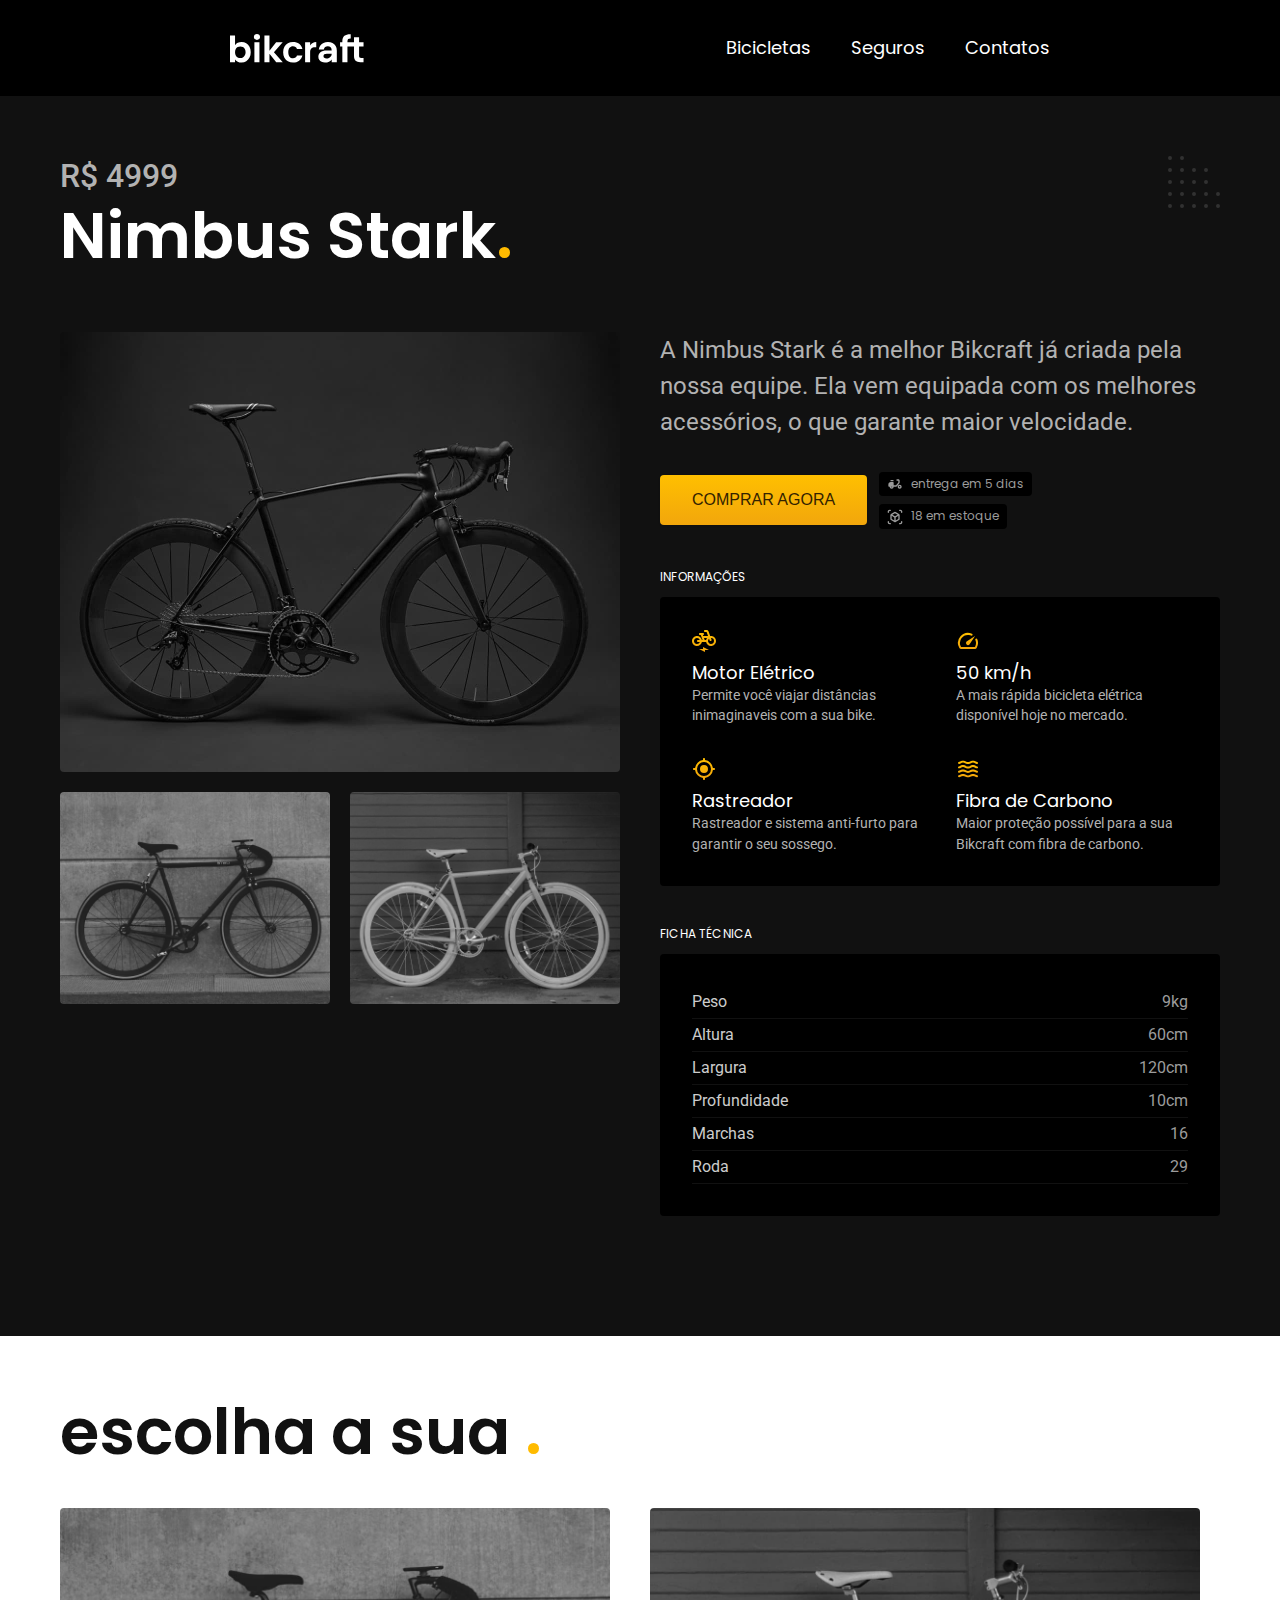
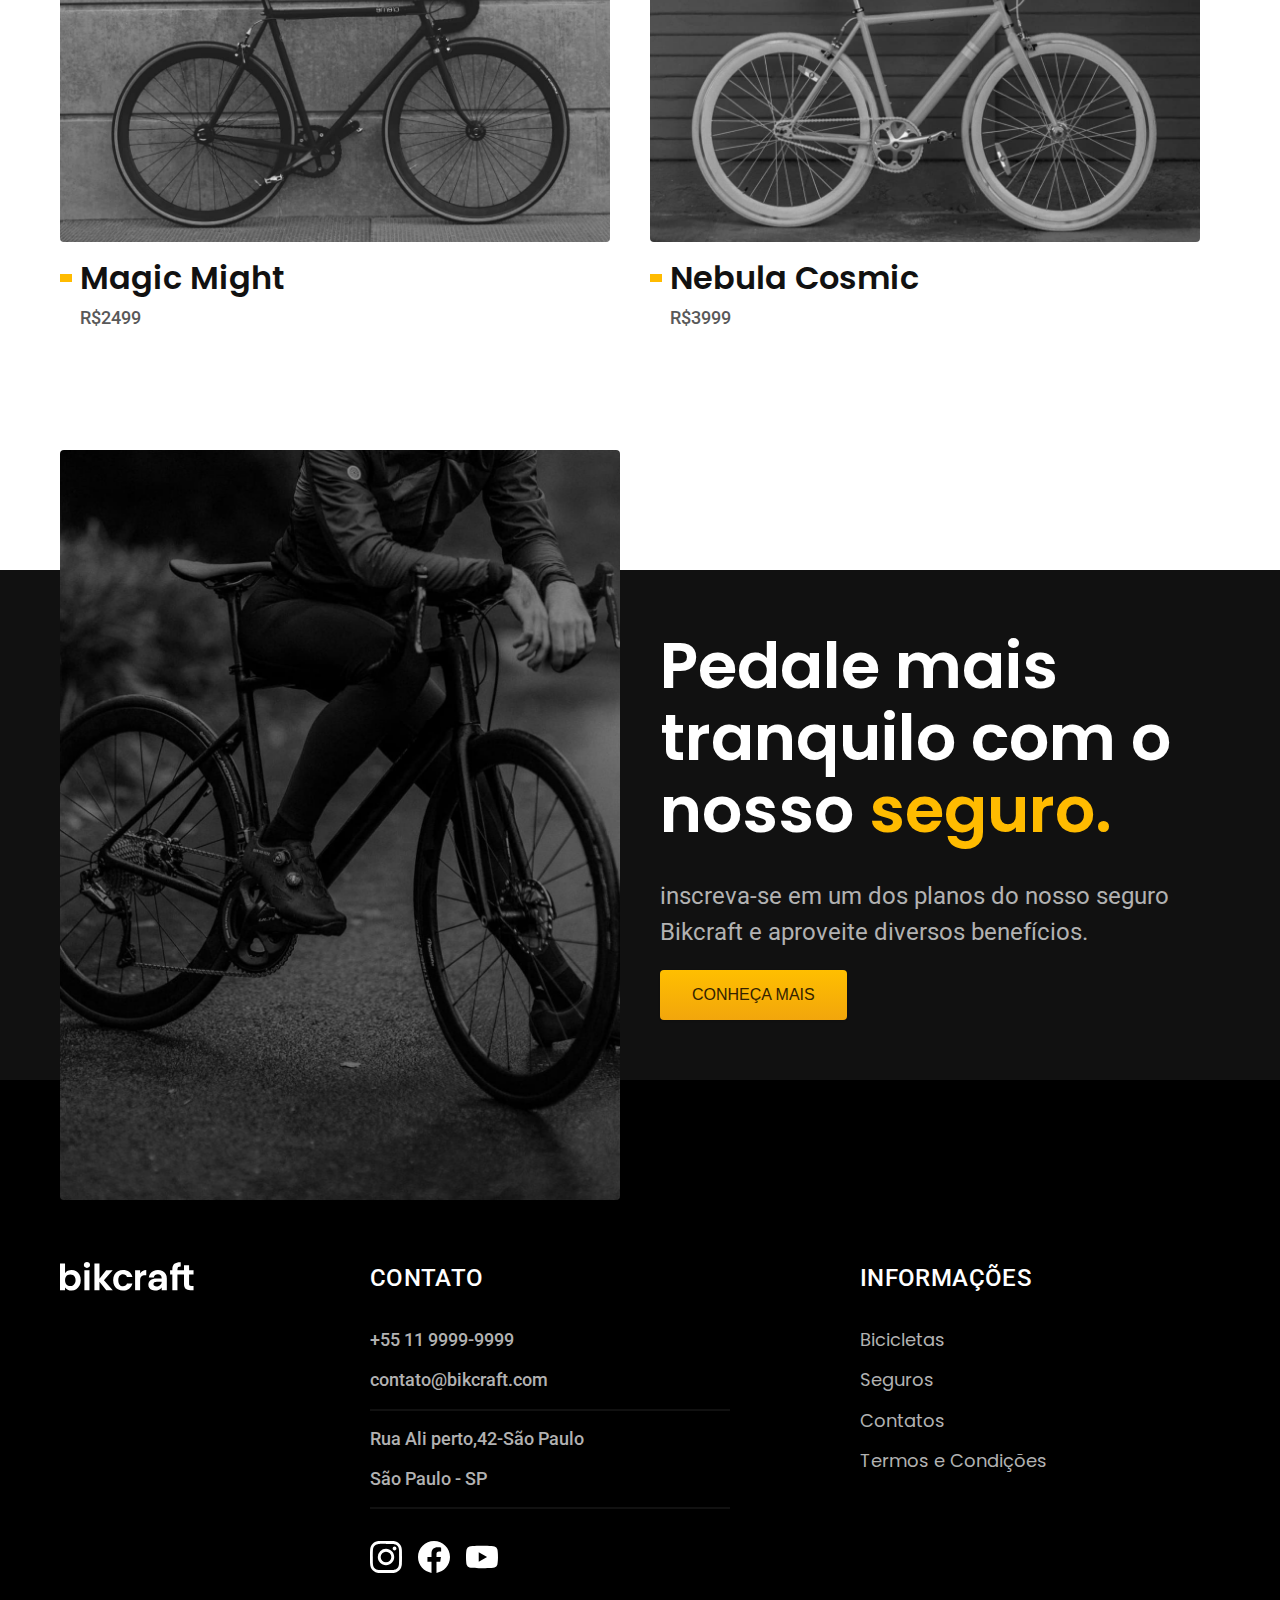
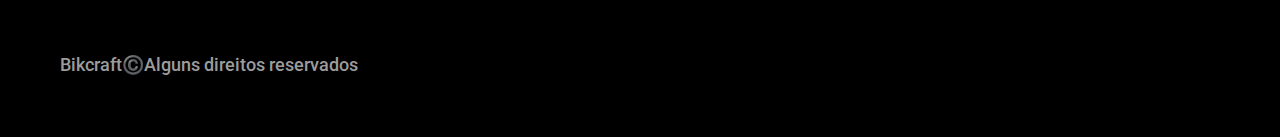
<file: bicicletas/nimbus.html>
<!DOCTYPE html>
<html lang="pt-br">

<head>
  <meta charset="UTF-8">
  <meta http-equiv="X-UA-Compatible" content="IE=edge">
  <meta name="viewport" content="width=device-width, initial-scale=1.0">
  <title> Nimbus|Bikcraft</title>
  <meta name="description" content="Termos e condições.">
  <link rel="stylesheet" href="../css/style.min.css">
  <link rel="icon" href="../favicon.svg" type="img/svg+xml">
  <link rel="preconnect" href="https://fonts.googleapis.com">
  <link rel="preconnect" href="https://fonts.gstatic.com" crossorigin>
  <link href="https://fonts.googleapis.com/css2?family=Fira+Sans:wght@400;700&family=Poppins:wght@400;600&family=Roboto:wght@400;500&display=swap" rel="stylesheet">
  <link rel="preconnect" href="https://fonts.googleapis.com">
  <link rel="preconnect" href="https://fonts.gstatic.com" crossorigin>
  <link href="https://fonts.googleapis.com/css2?family=Fira+Sans:wght@400;700&family=Merriweather:ital,wght@1,900&family=Poppins:wght@400;600&family=Roboto:wght@400;500&display=swap" rel="stylesheet">

  <script>document.documentElement.classList.add('js')</script>
</head>

<body id="bicicleta">
  <header class="header-bg">
    <div class="header container">
      <a href="../">
        <img src="../img/bikcraft.svg" alt="Bikcraft"></a>
      <nav aria-label="primaria">
        <ul class="header-menu font-1-m cor-0">
          <li><a href="../bicicletas.html">Bicicletas</a></li>
          <li><a href="../seguros.html">Seguros</a></li>
          <li><a href="../contatos.html">Contatos</a></li>
        </ul>
      </nav>
    </div>
  </header>
  <main class="titulo-bg">
    <div>
      <div class="titulo container">
        <p class="font-2-xl cor-5">R$ 4999</p>
        <h1 class="font-1-xxl cor-0">Nimbus Stark<span class="cor-p1">.</span></h1>
      </div>
    </div>
    <div class="bicicleta container">
      <div class="bicicleta-imagens">
        <img src="../img/bicicleta/nimbus1.jpg" alt="bicicleta 1">
        <img src="../img/bicicleta/nimbus2.jpg" alt="bicicleta 2">
        <img src="../img/bicicleta/nimbus3.jpg" alt="bicicleta 3">
      </div>
      <div class="bicicleta-conteudo">
        <p class="font-2-l cor-5">A Nimbus Stark é a melhor Bikcraft já criada pela nossa equipe. Ela vem equipada com os melhores acessórios, o que garante maior velocidade.</p>
        <div class="bicicleta-comprar">
          <a class="botao" href="../orcamento.html?tipo=bikcraft&produto=nimbus">comprar agora</a>
          <span class="font-1-xs cor-6"> <img src="../img/icones/entrega.svg" alt="">entrega em 5 dias</span>
          <span class="font-1-xs cor-6"> <img src="../img/icones/estoque.svg" alt="">18 em estoque</span>
        </div>
        <h2 class="font-1-xs cor-0">Informações</h2>
        <ul class="bicicleta-informacoes">
          <li>
            <img src="../img/icones/eletrica.svg" alt="">
            <h3 class="font-1-m cor-0">Motor Elétrico</h3>
            <p class="font-2-xs cor-5">Permite você viajar distâncias inimaginaveis com a sua bike.
            </p>
          </li>
          <li>
            <img src="../img/icones/velocidade.svg" alt="">
            <h3 class="font-1-m cor-0">50 km/h</h3>
            <p class="font-2-xs cor-5">A mais rápida bicicleta elétrica disponível hoje no mercado.
            </p>

          </li>
          <li>
            <img src="../img/icones/rastreador.svg" alt="">
            <h3 class="font-1-m cor-0">Rastreador</h3>
            <p class="font-2-xs cor-5"> Rastreador e sistema anti-furto para garantir o seu sossego.
            </p>
          </li>
          <li>
            <img src="../img/icones/carbono.svg" alt="">
            <h3 class="font-1-m cor-0">Fibra de Carbono</h3>
            <p class="font-2-xs cor-5">Maior proteção possível para a sua Bikcraft com fibra de carbono.
            </p>
          </li>
        </ul>

        <h2 class="font-1-xs cor-0">Ficha Técnica</h2>
        <ul class="bicicleta-ficha tecnica font-2-s cor-4">
          <li>Peso <span>9kg</span></li>
          <li>Altura <span>60cm</span></li>
          <li>Largura <span>120cm</span></li>
          <li>Profundidade <span>10cm</span></li>
          <li>Marchas <span>16</span></li>
          <li>Roda <span>29</span></li>
        </ul>

      </div>


    </div>



  </main>
  <article class="bicicletas-lista container">
    <h2 class="  font-1-xxl">escolha a sua <span class="cor-p1">.</span></h2>

    <ul>

      <li>
        <a href="./magic.html">
          <img src="../img/bicicletas/magic.jpg" alt="Bicicleta preta">
          <h3 class="font-1-xl">Magic Might</h3>
          <span class="font-2-m cor-8">R$2499</span>
        </a>
      </li>

      <li>
        <a href="./nebula.html">
          <img src="../img/bicicletas/nebula.jpg" alt="Bicicleta preta">
          <h3 class="font-1-xl">Nebula Cosmic</h3>
          <span class="font-2-m cor-8">R$3999</span>
        </a>
      </li>
    </ul>
  </article>
  <article class="seguro-bg">
    <div class="seguro container">
      <div class="seguro-imagem">
        <img src="../img/fotos/seguros.jpg" alt="pessoa parada em cima de uma bicicleta">
      </div>
      <div class="seguro-conteudo">
        <h2 class="font-1-xxl cor-0">Pedale mais tranquilo com o nosso <span class="cor-p1">seguro.</span></h2>
        <p class="font-2-l cor-5">inscreva-se em um dos planos do nosso seguro Bikcraft e aproveite diversos benefícios.</p>
        <a class="botao" href="../seguros.html">Conheça Mais</a>
      </div>

    </div>
  </article>




  <footer class="footer-bg">
    <div class="footer container">
      <img src="../img/bikcraft.svg" alt="Bikcrat">
      <div class="footer-contato">
        <h3 class="font-2-l-b cor-0">Contato</h3>
        <ul class="font-2-m cor-5">
          <li><a href="tel:+55119999-9999">+55 11 9999-9999</a></li>
          <li><a href="mailto">contato@bikcraft.com</a></li>
          <li>Rua Ali perto,42-São Paulo</li>
          <li>São Paulo - SP</li>
        </ul>

        <div class="footer-redes">
          <a href="../"><img src="../img/redes/instagram.svg" alt="Instagram"></a>
          <a href="../"><img src="../img/redes/facebook.svg" alt="Facebook"></a>
          <a href="../"><img src="../img/redes/youtube.svg" alt="You tube"></a>

        </div>
      </div>
      <div class="footer-informacoes">
        <h3 class="font-2-l-b cor-0"> Informações</h3>
        <nav>
          <ul class="font-1-m cor-5">
            <li><a href="../bicicletas.html">Bicicletas</a></li>
            <li><a href="../seguros.html">Seguros</a></li>
            <li><a href="../contatos.html">Contatos</a></li>
            <li><a href="../termos.html">Termos e Condições</a></li>
          </ul>
        </nav>
      </div>
      <p class="footer-copy font-2-m cor-6">Bikcraft©️Alguns direitos reservados</p>
    </div>
  </footer>
  <script src="../js/script.js"></script>
</body>

</html>
</file>
<file: css/style.min.css>
body{margin:0;font-family:Arial,Helvetica,sans-serif;color:#111}blockquote,dd,h1,h2,h3,h4,p,ul{margin:0;padding:0}ul{padding:0;list-style:none}img{max-width:100%;height:auto;display:block}img[src$=".jpg"]{border-radius:4px}.header-bg{background-color:var(--cor-12)}a{text-decoration:none;color:inherit}.header{display:flex;flex-wrap:wrap;gap:20px;justify-content:space-around;align-items:center;padding-top:20px;padding-bottom:20px}.header-menu{display:flex;flex-wrap:wrap;gap:40px}.header-menu a{display:inline-block;padding:16px 0;font-size:18px;position:relative}.header-menu a:after{content:"";display:block;height:2px;width:0%;background:var(--cor-0);margin-top:4px;transition:.3s;position:absolute}.header-menu a.ativo:after,.header-menu a:hover:after{width:100%}@media (max-width:800px){.header-menu{gap:20px}.header-menu a:hover{background-color:var(--cor-10)}.header-menu a{background:var(--cor-12);padding:12px 16px;border-radius:4px}.header a:after{display:none}}@media (max-width:600px){.header-menu{gap:12px}.header-menu a{padding:8px 12px;font-size:14px}}.footer-bg{background:var(--cor-12)}.footer{display:grid;grid-template-columns:3fr 5fr 4fr;gap:40px;padding-top:60px;padding-bottom:60px}.footer h3{margin-bottom:32px}.footer-contato ul{margin-bottom:32px}.footer li{margin-bottom:16px}.footer-redes{display:flex;gap:16px}.footer-contato li:nth-child(2n):after{content:"";display:block;max-width:360px;height:2px;background:var(--cor-11);margin-top:16px}.footer a:hover{color:var(--cor-0)}.footer-copy{grid-column:1/-1;margin-top:40px}@media(max-width:800px){.footer>img{display:none}.footer{grid-template-columns:1fr 1fr}}@media(max-width:600px){.footer{grid-template-columns:1fr;gap:60px}.footer-copy{margin-top:0}}.font-1-xs{font:400 0.75rem/1.35 Poppins,sans-serif}.font-2-xs{font:400 0.875rem/1.43 Roboto,sans-serif}.font-1-s{font:400 1rem/1.5 Poppins,sans-serif}.font-2-s{font:400 1rem/1.5 Roboto,sans-serif}.font-1-m,.font-1-m-b{font:400 1.125rem/1.35 Poppins,sans-serif}.font-1-m-b{font-weight:600}.font-2-m{font:500 1.125rem/1.35 Roboto,sans-serif}.font-1-l{font:400 1.5rem/1.5 Poppins,sans-serif}.font-2-l,.font-2-l-b{font:400 1.5rem/1.5 Roboto,sans-serif}.font-2-l-b{font-weight:500;letter-spacing:.015em;text-transform:uppercase}.font-1-xl{font:600 2rem/1.25 Poppins,sans-serif}.font-2-xl{font:500 2rem/1.25 Roboto,sans-serif}.font-1-xxl{font:600 4rem/1.125 Poppins,sans-serif}@media (max-width:1200px){.font-1-xxl{font-size:3rem}.font-2-l,.font-2-l-b{font-size:1.125rem}}@media (max-width:800px){.font-1-xxl{font-size:2rem}.font-1-xl,.font-2-xl{font-size:1.5rem}}.container{max-width:1200px;padding-left:20px;padding-right:20px;margin-left:auto;margin-right:auto;box-sizing:border-box}.botao.seta::after{content:"";display:inline-block;width:18px;height:10px;margin-left:12px;background:url("../img/icones/seta.svg");transition:transform .2s}.botao.seta{display:flex;align-items:center}.botao.seta:hover:after{transform:translatex(4px)}.botao{display:inline-block;padding:16px 32px;background:linear-gradient(#ffbf00,#f2a60c);border-radius:4px;box-shadow:0 1px 2px rgba(0,0,0,.1);text-transform:uppercase;color:var(--cor-p5);font:600 1.125/Popppins,sans-serif;max-width:max-content;border:none;cursor:pointer}.botao.secundario{background:var(--cor-10);color:var(--cor-2)}.botao.secundario:hover{background:var(--cor-9)}.botao:hover{background:linear-gradient(#ffb60d,#e59317)}@media (max-width:600px){.botao{padding:12px 16px;font-size:1rem}}.link{display:inline-block;color:var(--cor-p1);font:500 1.5rem/1.5 Poppins,sans-serif;text-transform:uppercase}.link::after{content:"";display:block;width:100%;height:4px;background-color:currentColor}.link:hover{color:var(--cor-0)}.titulo-bg{padding-top:60px;padding-bottom:60px;background-color:var(--cor-11)}.titulo p{margin-bottom:4px}.titulo{background:url(../img/dec/top-right.svg) no-repeat top right 20px}@media (max-width:800px){.titulo-bg{padding-top:40px;padding-bottom:40px}.titulo p{font-size:1rem;text-transform:lowercase;font-weight:400}}:root{--cor-0:#ffffff;--cor-1:#f7f7f7;--cor-2:#ededed;--cor-3:#dedede;--cor-4:#cccccc;--cor-5:#b2b2b2;--cor-6:#9c9c9c;--cor-7:#717171;--cor-8:#595959;--cor-9:#404040;--cor-10:#2e2e2e;--cor-11:#111111;--cor-12:#000000;--cor-p1:#ffbb00;--cor-p2:#e4a30b;--cor-p3:#a66f00;--cor-p4:#664400;--cor-p5:#332200}.cor-0{color:var(--cor-0)}.cor-1{color:var(--cor-1)}.cor-2{color:var(--cor-2)}.cor-3{color:var(--cor-3)}.cor-4{color:var(--cor-4)}.cor-5{color:var(--cor-5)}.cor-6{color:var(--cor-6)}.cor-7{color:var(--cor-7)}.cor-8{color:var(--cor-8)}.cor-9{color:var(--cor-9)}.cor-10{color:var(--cor-10)}.cor-11{color:var(--cor-11)}.cor-12{color:var(--cor-12)}.cor-p1{color:var(--cor-p1)}.cor-p2{color:var(--cor-p2)}.cor-p3{color:var(--cor-p3)}.cor-p4{color:var(--cor-p4)}.cor-p5{color:var(--cor-p5)}.form{display:grid;grid-template-columns:1fr 1fr;gap:20px}.form label{display:block;font:600 1rem/Poppins,sans-serif}.form input[type=email],.form input[type=text],.form textarea{font:400 1rem/1.5 Roboto,sans-serif;background:var(--cor-1);border:1px solid var(--cor-2);padding:12px;border-radius:4px;width:100%;box-sizing:border-box}.form input[type=email]:focus,.form input[type=text]:focus,.form textarea:focus{outline:0;border-color:var(--cor-p1);background:var(--cor-0);box-shadow:0 0 0 2px #fea}.form .col-2{grid-column:span 2}@media (max-width:600px){.form{grid-template-columns:1fr}.form .col-2{grid-column:1}}.js .fadeInDown{transform:translate3d(0,-20px,0)}.js .fadeInUp{transform:translate3d(0,20px,0)}.js .fadeInRight{transform:translate3d(20px,0,0)}.js .fadeInLeft{transform:translate3d(-20px,0,0)}.js [data-anime]{opacity:0}.js .anime{opacity:1;transform:none;transition:transform .8s,opacity .8s}.tecnologia-bg{background-color:var(--cor-11);box-shadow:inset 0 80px var(--cor-0),inset 0 -80px var(--cor-0)}.tecnologia{display:grid;grid-template-columns:1fr 1fr;gap:40px}.tecnologia-imagem img{width:100%;height:100%;object-fit:cover;object-position:left}.tecnologia-conteudo{padding-top:160px;padding-bottom:160px}.tecnologia-conteudos>span{display:block;margin-bottom:40px}.tecnologia-conteudo h2{margin-bottom:32px}.tecnologia-conteudo>p{margin-bottom:20px}.tecnologia a{margin-bottom:80px}.tecnologia-vantagens{display:flex;gap:40px}.tecnologia-vantagens h3{margin-bottom:8px;width:max-content}.tecnologia-vantagens img{width:24px;margin-bottom:8px}@media(max-width:800px){.tecnologia{grid-template-columns:1fr}.tecnologia-conteudo{padding-top:60px;padding-bottom:60px}.tecnologia-bg{box-shadow:initial}.tecnologia-imagem{display:none}.tecnologia a{margin-bottom:60px}}@media(max-width:600px){.tecnologia-vantagens{flex-direction:column}}.parceiros{padding-top:60px;padding-bottom:120px}.parceiros h2{margin-bottom:60px}.parceiros ul{display:grid;grid-template-columns:repeat(4,1fr);max-width:1400px;margin:0 auto;padding:0 auto}.parceiros li{padding:32px;display:flex;border-left:2px solid var(--cor-2)}.parceiros img{margin:auto}.parceiros li:first-child,.parceiros li:nth-child(5){border-left:none}.parceiros li:nth-child(n+5){border-top:2px solid var(--cor-2)}@media (max-width:800px){.parceiros{padding-bottom:60px}.parceiros h2{margin-bottom:20px}.parceiros ul{grid-template-columns:repeat(2,1fr)}.parceiros li:nth-child(n+3){border-top:2px solid var(--cor-2)}.parceiros li:nth-child(odd){border-left:none}.parceiros li{padding:20px}}.depoimento{display:grid;grid-template-columns:1fr 1fr;background-color:var(--cor-p1);overflow:hidden}.depoimento img{border-radius:0;width:100%;height:100%;object-fit:cover}.depoimento-conteudo{padding:40px 40px 80px 80px;align-self:end;background:url(../img/dec/bottom-right-p.svg) no-repeat bottom 40px right 40px}.depoimento-conteudo p{font-family:merriweather,serif;font-style:italic;font-weight:900;margin-bottom:32px;max-width:32ch;position:relative}.depoimento p::after,.depoimento p::before{font-size:5rem;color:var(--cor-p2);position:absolute}.depoimento p::before{content:"“";left:-50px;top:-20px}.depoimento p::after{content:"”"}@media (min-width:1200px){.depoimento img{max-height:520px}}@media (max-width:800px){.depoimento{grid-template-columns:1fr;text-align:center}.depoimento-conteudo{padding:40px 20px;justify-self:center}.depoimento p::before{content:"“";left:-30px}.depoimento img{height:250px}}.introducao-bg{background:var(--cor-12) url(../img/dec/bottom-left.svg) no-repeat bottom 160px left 20px;box-shadow:inset 0 -120px var(--cor-0)}.introducao{display:grid;grid-template-columns:1fr 1fr;gap:0 40px}.introducao-conteudo{align-self:end;padding-bottom:200px}.introducao h1{margin-bottom:32px}.introducao img{object-fit:cover;width:100%;height:100%;border-radius:4px}.introducao p{margin-bottom:20px}@media (max-width:1200px){.introducao h1{font-size:48px}.introducao p{font-size:18px}}@media (max-width:800px){.introducao h1{font-size:32px;margin-bottom:16px}.introducao{grid-template-columns:1fr;gap:32px}.introducao-conteudo{padding-bottom:0}.introducao img{height:300px;width:100%}.introducao-bg{background:var(--cor-11);padding-top:40px;box-shadow:inset 0 -60px var(--cor-12)}}.bicicletas-lista{padding-top:60px;padding-bottom:120px}.bicicletas-lista ul{display:flex;gap:40px;padding:0 20px 20px 20px;max-width:1400px;margin-left:auto;margin-right:auto;overflow-x:auto}#bicicleta .bicicletas-lista ul{padding:0 20px 0 0}.bicicletas-lista li{min-width:200px;flex:1}.bicicletas-lista h2{margin-bottom:40px}.bicicletas-lista img{margin-bottom:16px}.bicicletas-lista a{display:block}.bicicletas-lista h3{margin-bottom:8px;display:flex;align-items:center}.bicicletas-lista h3::before{content:"";background-color:var(--cor-p1);height:8px;width:12px;display:inline-block;margin-right:8px;transition:width .3s}.bicicletas-lista a:hover h3::before{width:24px}.bicicletas-lista li span{padding-left:20px}@media(max-width:800px){.bicicletas-lista{padding-bottom:60px}.bicicletas-lista ul{gap:20px}}.bicicletas-bg{background:linear-gradient(to right,var(--cor-0) 30%,var(--cor-11) 0)}.bicicletas{display:grid;grid-template-columns:1fr 1fr;gap:40px;padding-bottom:60px;padding-top:60px;background:url(../img/dec/top-right.svg) no-repeat top 40px right 20px}.bicicletas-imagem span{background:var(--cor-12);padding:8px 16px 8px 16px;display:inline-block;grid-area:1/1;place-self:start end;border-radius:4px 0 0 4px;margin-top:20px}.bicicletas-imagem{display:grid}.bicicletas-imagem img{grid-area:1/1}.bicicletas-conteudo{display:grid;grid-template-columns:1fr auto;align-items:start}.bicicletas h2,.bicicletas p{grid-column:1/-1}.bicicletas h2{margin-bottom:20px}.bicicletas h2::before{content:"";display:block;width:12px;height:8px;background-color:var(--cor-p1);margin-bottom:8px}.bicicletas p{margin-bottom:32px}.bicicletas a{place-self:end}.bicicletas li{display:flex;align-items:center}.bicicletas-conteudo img{width:24px;margin-right:8px}.bicicletas ul{display:grid;gap:16px}@media (max-width:800px){.bicicletas{grid-template-columns:1fr;gap:20px;padding-top:40px;padding-bottom:40px}.bicicletas-bg{background:var(--cor-11)}}@media (max-width:600px){.bicicletas-conteudo{grid-template-columns:1fr}.bicicletas a{place-self:start}.bicicletas ul{grid-template-columns:1fr 1fr;margin-bottom:32px;font-size:1rem}.bicicletas-bg{background:var(--cor-11)}}.bicicleta{display:grid;grid-template-columns:1fr 1fr;align-items:start;gap:40px;padding-top:60px;padding-bottom:60px}.bicicleta-imagens{display:flex;flex-wrap:wrap;gap:20px}.bicicleta-imagens img{flex:1;min-width:200px}.bicicleta-imagens img:first-child{min-width:100%}.bicicleta-conteudo>p{margin-bottom:32px}.bicicleta-comprar{display:grid;grid-template-columns:max-content auto;align-items:center;justify-items:start;gap:8px 12px;margin-bottom:40px}.bicicleta-comprar a{grid-row:span 2}.bicicleta-comprar span{display:flex;align-items:center;background-color:var(--cor-12);padding:4px 8px;border-radius:4px;gap:8px}.bicicleta-conteudo h2{text-transform:uppercase;letter-spacing:.015em;margin-bottom:12px}.bicicleta-ficha,.bicicleta-informacoes{padding:32px;background-color:var(--cor-12);border-radius:4px}.bicicleta-informacoes{margin-bottom:40px;display:grid;grid-template-columns:1fr 1fr;gap:32px}.bicicleta-informacoes img{width:24px;margin-bottom:8px}.bicicleta-informacoe h3{margin-bottom:8px}.bicicleta-ficha li{padding:4px 0;display:flex;justify-content:space-between;border-bottom:1px solid var(--cor-11)}.bicicleta-ficha li :last-child{border-bottom:none}.bicicleta-ficha span{color:var(--cor-6)}@media(max-width:800px){.bicicleta{grid-template-columns:1fr;padding-top:40px;padding-bottom:40px}.bicicleta-imagens{grid-row:2}#bicicleta .titulo p{text-transform:uppercase}}@media(max-width:400px){.bicicleta-informacoes{grid-template-rows:1fr}.bicicleta-comprar{grid-template-columns:1fr}}.seguro-bg{background-color:var(--cor-11);box-shadow:inset 0 120px var(--cor-0),inset 0 -120px var(--cor-12)}.seguro{display:grid;grid-template-columns:1fr 1fr;gap:40px}.seguro-imagem img{width:100%;height:100%;object-fit:cover}.seguro-conteudo{padding-top:180px;padding-bottom:180px}.seguro h2{margin-bottom:32px}.seguro p{margin-bottom:20px}@media (max-width:800px){.seguro{grid-template-columns:1fr}.seguro-conteudo{grid-row:1;padding-top:40px;padding-bottom:0}.seguro-bg{box-shadow:inset 0 60px var(--cor-12)}.seguro-imagem{height:300px}}.termos h2{font-weight:600;margin-bottom:20px}.termos{padding-top:80px;padding-bottom:80px;margin-left:60px}.termos p{margin-bottom:24px;max-width:75ch}.termos p+h2{margin-top:40px}.seguros-bg{background:var(--cor-11)}.seguros{padding-top:60px;padding-bottom:60px;display:grid;grid-template-columns:1fr 1fr;gap:40px;align-items:center}#seguros .seguros{padding-top:0}.seguros h2{grid-column:1/-1}.seguros-item{background-color:var(--cor-12);padding:32px 32px 32px 60px;display:grid;grid-template-columns:1fr auto;border-radius:4px}.seguros-item h3{margin-bottom:40px}.seguros-item span{grid-column:2;display:block;text-align:right}.seguros-item ul{grid-column:1/-1;margin-bottom:32px}.seguros-item li{display:flex;align-items:center;position:relative}.seguros-item li+li{margin-top:20px}.seguros-item li::before{content:"";display:inline-block;width:13px;height:9px;background-image:url("../img/icones/lista.svg");position:absolute;left:-21px}.seguros-item a{grid-column:1/-1}@media (max-width:800px){.seguros{grid-template-columns:1fr}}.perguntas{padding-bottom:120px;padding-top:120px}.perguntas h2{margin-bottom:60px}.perguntas dl>div{padding:20px;border-radius:4px}.perguntas dl>div:nth-child(odd){background-color:var(--cor-1)}.perguntas button::before{content:"";display:inline-block;width:12px;height:8px;background-color:var(--cor-p1)}.perguntas button::after{content:"";display:inline-block;width:14px;height:6px;background:url(../img/icones/seta-abrir.svg)}.perguntas button{display:grid;grid-template-columns:auto 1fr auto;align-items:center;gap:8px;cursor:pointer;transition:.3s;border:none;background:0 0;width:100%;text-align:left}.perguntas button:hover::after,.perguntas button[aria-expanded=true]::after{transform:rotate(180deg)}.js .perguntas dd{display:none}.js .perguntas dd.ativa{display:block}.perguntas dd{padding-left:20px;padding-top:16px;max-width:80ch}@media (max-width:800px){.perguntas{padding-top:60px;padding-bottom:60px}.perguntas h2{margin-bottom:40px}}.vantagens-bg{background:var(--cor-12)}.vantagens{padding-top:120px;padding-bottom:120px}.vantagens h2{margin-bottom:60px}.vantagens ul{display:grid;grid-template-columns:repeat(auto-fit,minmax(280px,max-content));gap:40px 80px}.vantagens h3,.vantagens img{margin-bottom:8px}@media(max-width:800px){.vantagens{padding-top:60px;padding-bottom:60px}.vantagens h2{margin-bottom:40px}.vantagens ul{gap:20px}}#contato{background:linear-gradient(var(--cor-11) 600px,var(--cor-1) 0)}.contato{display:grid;grid-template-columns:5fr 7fr}.contato-dados,.contato-formulario{padding:60px;box-shadow:0 1px 2px rgba(0,0,0,.1);margin-bottom:200px}.contato-formulario{border-radius:0 5px 5px 0;background:var(--cor-0)}.contato-dados{border-radius:5px 0 0 5px;background:var(--cor-12) url(../img/dec/bottom-left.svg) no-repeat bottom 20px left 20px}.contato-dados h2{margin-bottom:60px}.contato-endereco{margin-bottom:32px;padding-left:28px;background:url("../img/icones/local.svg") no-repeat 0 2px}.contato-endereco p{margin-bottom:8px}.contato-meios a{display:block;max-width:max-content;margin-bottom:8px;padding-left:28px}.contato-meios a:first-child{background:url("../img/icones/email.svg") no-repeat 0 2px}.contato-meios a:hover{color:var(--cor-0)}.contato-meios a:nth-child(2){margin-bottom:32px}.contato-meios a:nth-child(3){background:url("../img/icones/telefone.svg") no-repeat 0 2px;margin-bottom:60px}.contato-redes{display:flex;gap:32px;padding-left:28px}@media (max-width:800px){.contato{grid-template-columns:1fr}.contato-dados,.contato-formulario{padding:20px}.contato-dados{border-radius:5px 5px 0 0;background:var(--cor-12)}.contato-formulario{border-radius:0 0 5px 5px;background:var(--cor-0) url(../img/dec/bottom-right.svg) no-repeat bottom 20px right 20px}.contato-dados h2{margin-bottom:32px}.contato-meios a:nth-child(3){background:url("../img/icones/telefone.svg") no-repeat 0 2px;margin-bottom:32px}.contato-redes{margin-bottom:18px}}.lojas{display:grid;grid-template-columns:1fr 1fr;gap:40px;padding-top:120px;padding-bottom:120px}.lojas h2{grid-column:1/-1;margin-bottom:60px}.lojas img{border-radius:4px 4px 0 0}.lojas-item{border-radius:4px;background:var(--cor-0);box-shadow:0 1px 2px rgba(0,0,0,.1)}.lojas-conteudo{display:grid;grid-template-columns:1fr 1fr;gap:32px 16px;padding-left:32px}.lojas-conteudo h3,.lojas-tempo{grid-column:1/-1}.lojas-dados{display:grid;gap:8px;border-left:2px solid var(--cor-2);padding-left:12px}.lojas-tempo{display:flex;align-items:center}@media (max-width:800px){.lojas{gap:20px;padding-top:60px;padding-bottom:60px}.lojas-conteudo{grid-template-columns:1fr}.lojas h2{margin-bottom:32px}}@media (max-width:600px){.lojas{grid-template-columns:1fr}}#orcamento{background:linear-gradient(var(--cor-11) 600px,var(--cor-1) 0)}.orcamento{display:grid;grid-template-columns:5fr 7fr;padding-bottom:120px}.orcamento h2{text-transform:uppercase;position:relative;display:flex;align-items:center}.orcamento h2::before{content:"";display:inline-block;width:4px;height:8px;background-color:var(--cor-p1);position:absolute;left:-12px}.orcamento-dados,.orcamento-produto{padding:60px;box-shadow:0 1px 2px rgba(0,0,0,.1)}.orcamento-produto{border-radius:5px 0 0 5px;display:grid;grid-template-columns:1fr 1fr;gap:20px;align-content:start;background:var(--cor-12) url(../img/dec/bottom-left.svg) no-repeat bottom 20px left 20px}.orcamento-produto>*{grid-column:1/-1}.orcamento-produto>label{grid-column:initial}.orcamento-produto label{font:400 1rem/1.5 Poppins,sans-serif;color:var(--cor-4);background-color:var(--cor-10);padding:12px 16px;border-radius:4px;cursor:pointer;display:grid;grid-template-columns:auto 1fr auto;align-items:center;border:1px solid var(--cor-10)}.orcamento-produto input:checked+label{background:var(--cor-0);color:var(--cor-11)}.orcamento-produto label::before{content:"";display:inline-block;box-sizing:border-box;width:12px;height:12px;border:1px solid var(--cor-6);border-radius:50%;margin-right:8px}.orcamento-produto input:checked+label::before{border-color:var(--cor-7);box-shadow:inset 0 0 0 3px var(--cor-0),inset 0 0 0 6px var(--cor-7)}.orcamento-produto label:hover{background-color:var(--cor-9);border-color:var(--cor-9)}.orcamento-produto input:focus+label{box-shadow:0 0 0 2px var(--cor-p1);border-color:var(--cor-12)}.orcamento-produto label span{display:none}.orcamento-produto input:checked+label span{display:inline-block}.orcamento-produto input{opacity:0;position:absolute;pointer-events:none}.orcamento-dados{border-radius:0 5px 5px 0;background:var(--cor-0);background:var(--cor-0) url(../img/dec/bottom-right.svg) no-repeat bottom 20px right 20px}.orcamento-conteudo{display:none}.orcamento-conteudo h2,.orcamento-dados h2:nth-of-type(n+2){margin-top:20px}#bikcraft:checked~#orcamento-bikcraft,#seguro:checked~#orcamento-seguro{display:grid;gap:20px}.orcamento-detalhes{display:none;background:var(--cor-0);padding:20px;grid-template-columns:1fr 1fr;border-radius:4px;align-items:center}.orcamento-detalhes li{display:flex;align-items:center;margin-bottom:8px}.orcamento-detalhes li img{width:16px;margin-right:8px}.orcamento-produto input:checked+label+.orcamento-detalhes{display:grid}@media (max-width:1200px){.orcamento-dados,.orcamento-produto{padding:32px}}@media (max-width:800px){.orcamento{grid-template-columns:1fr}.orcamento-produto{border-radius:5px 5px 0 0;background:var(--cor-12)}.orcamento-dados{border-radius:0 0 5px 5px}}@media (max-width:400px){.orcamento-produto{grid-template-columns:1fr}}
</file>
